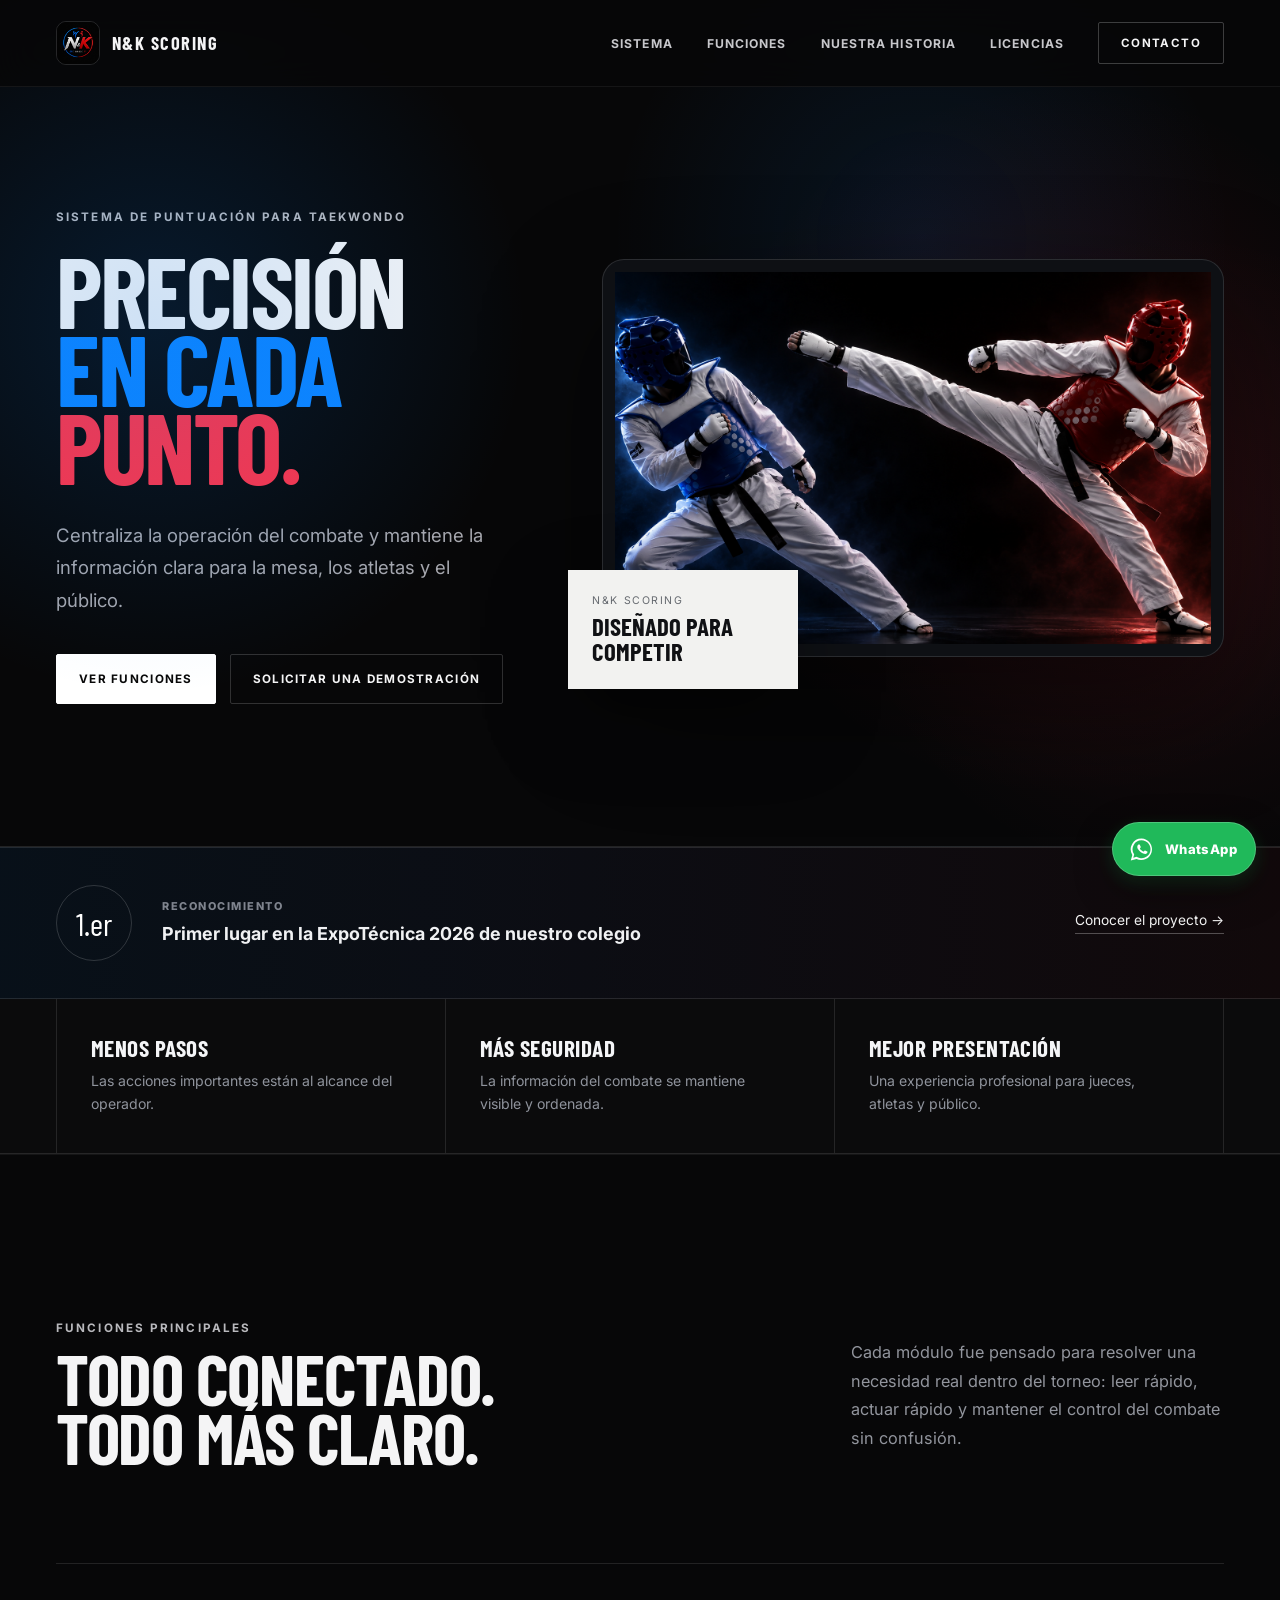
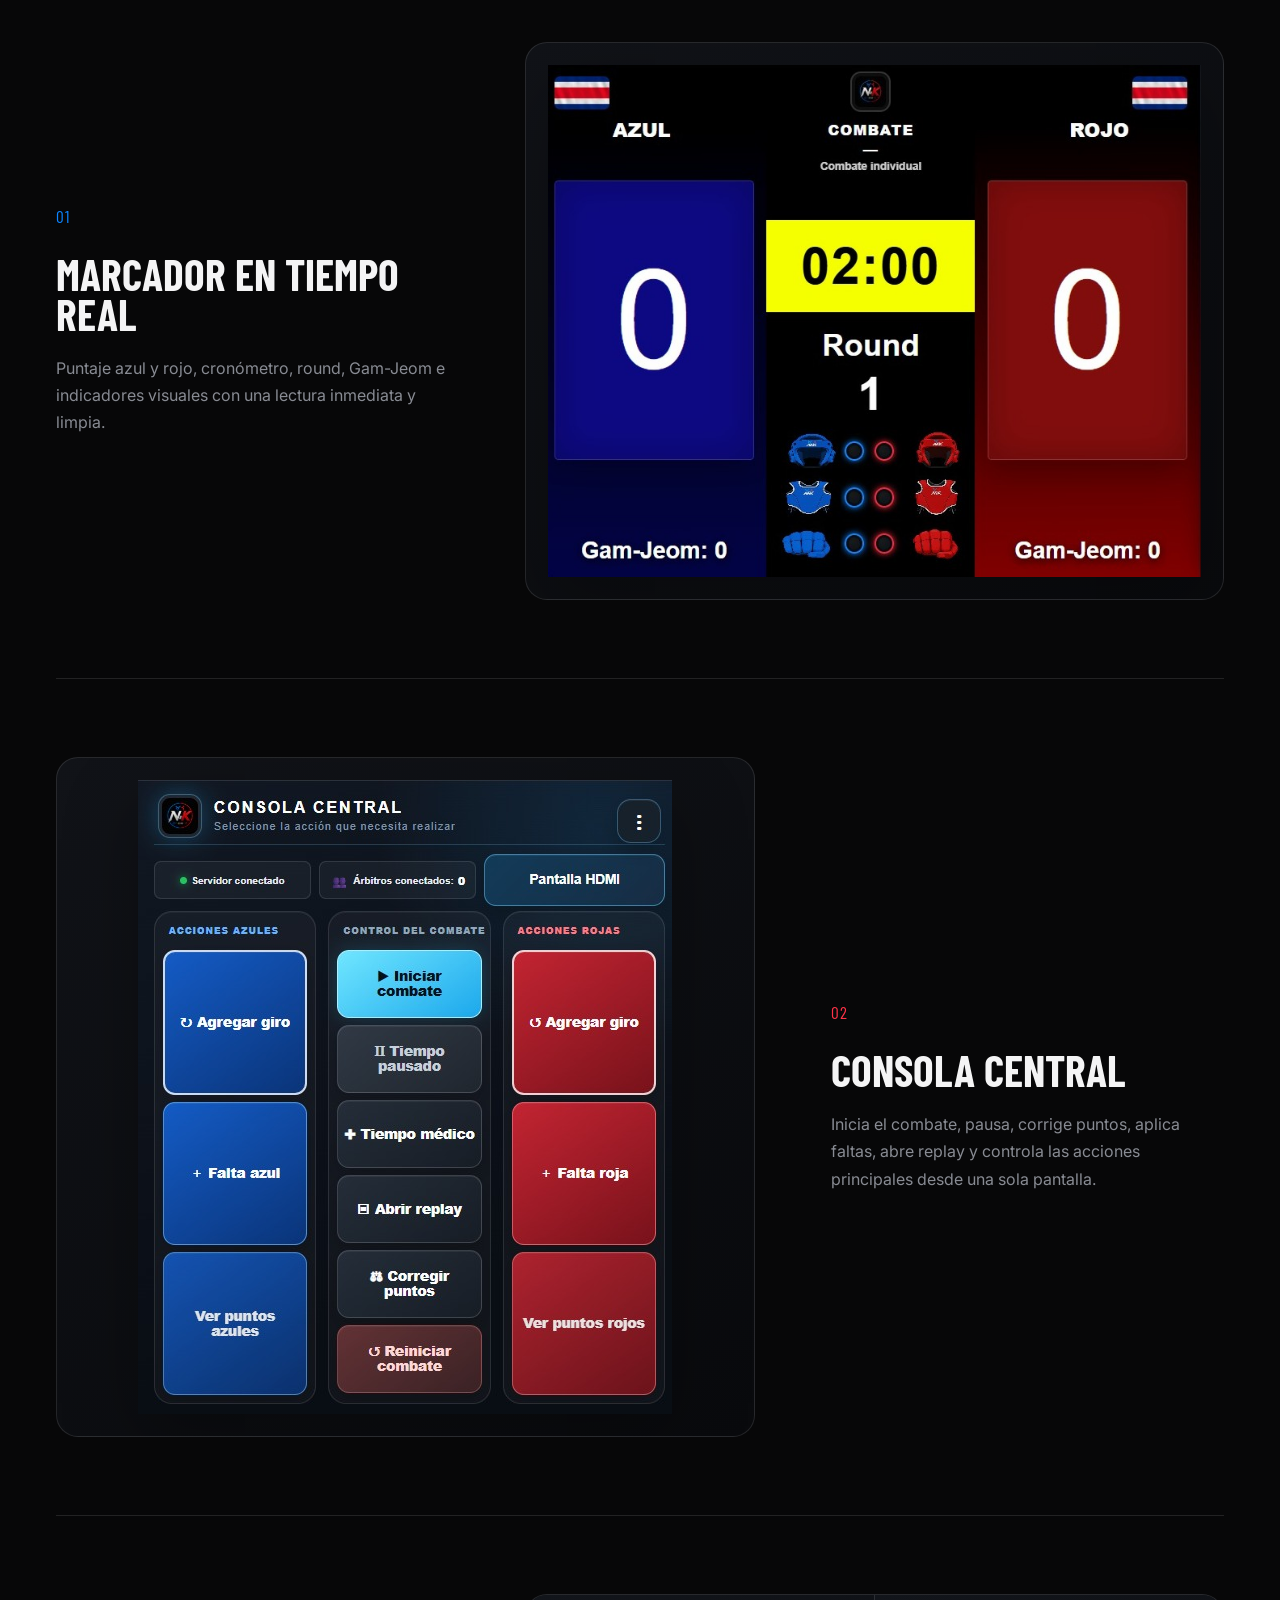
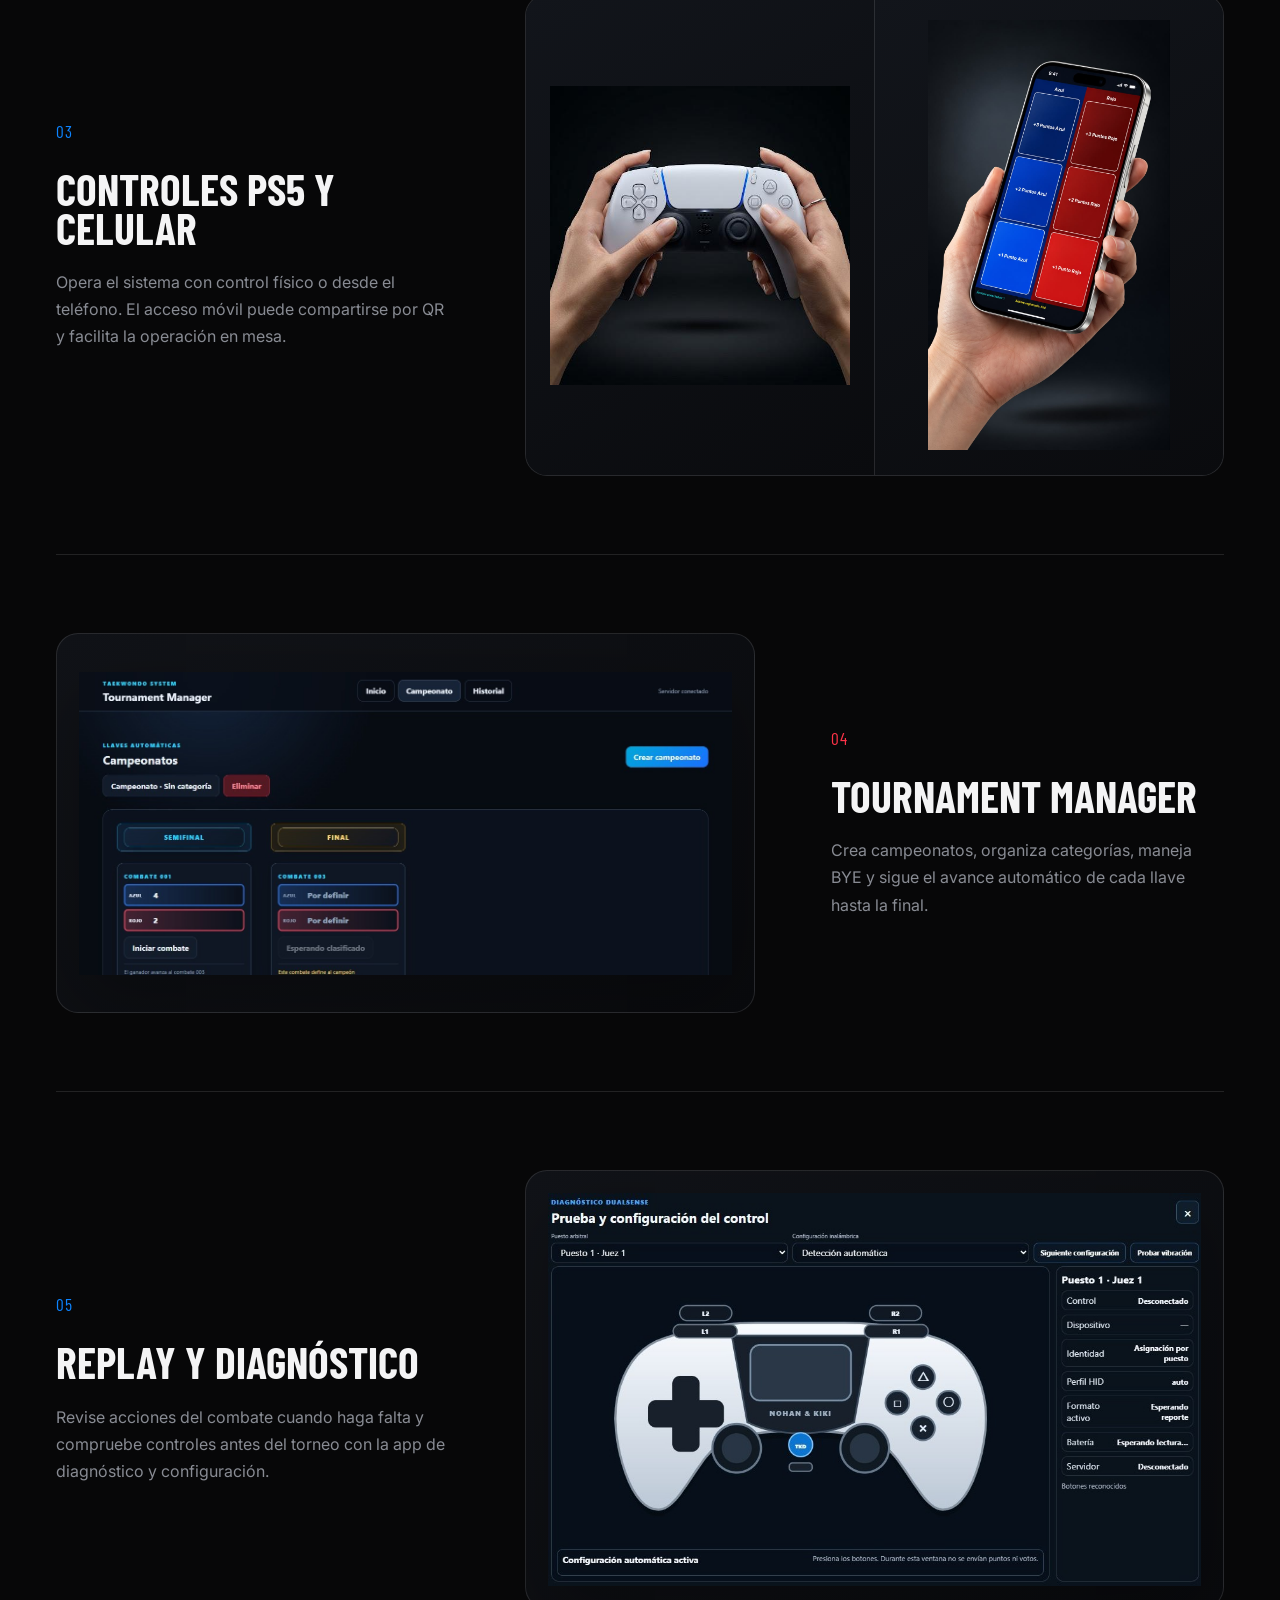
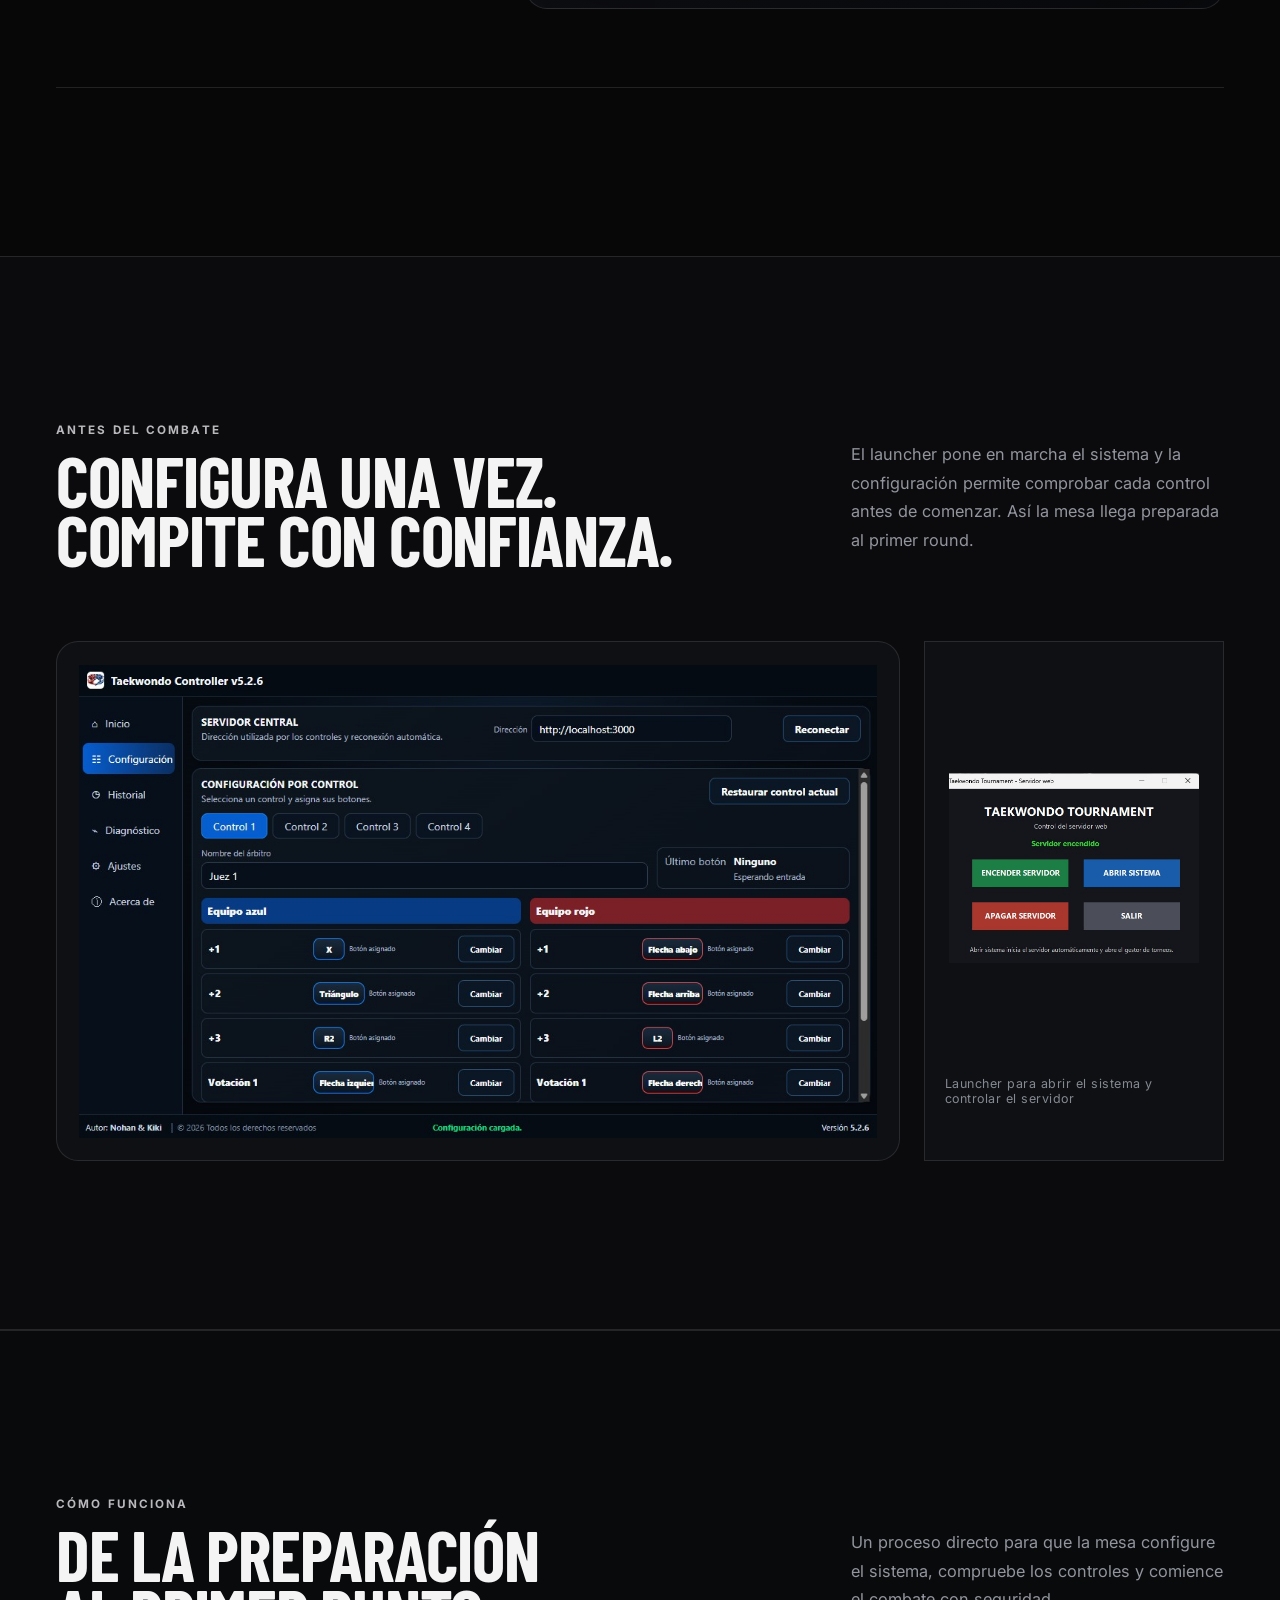
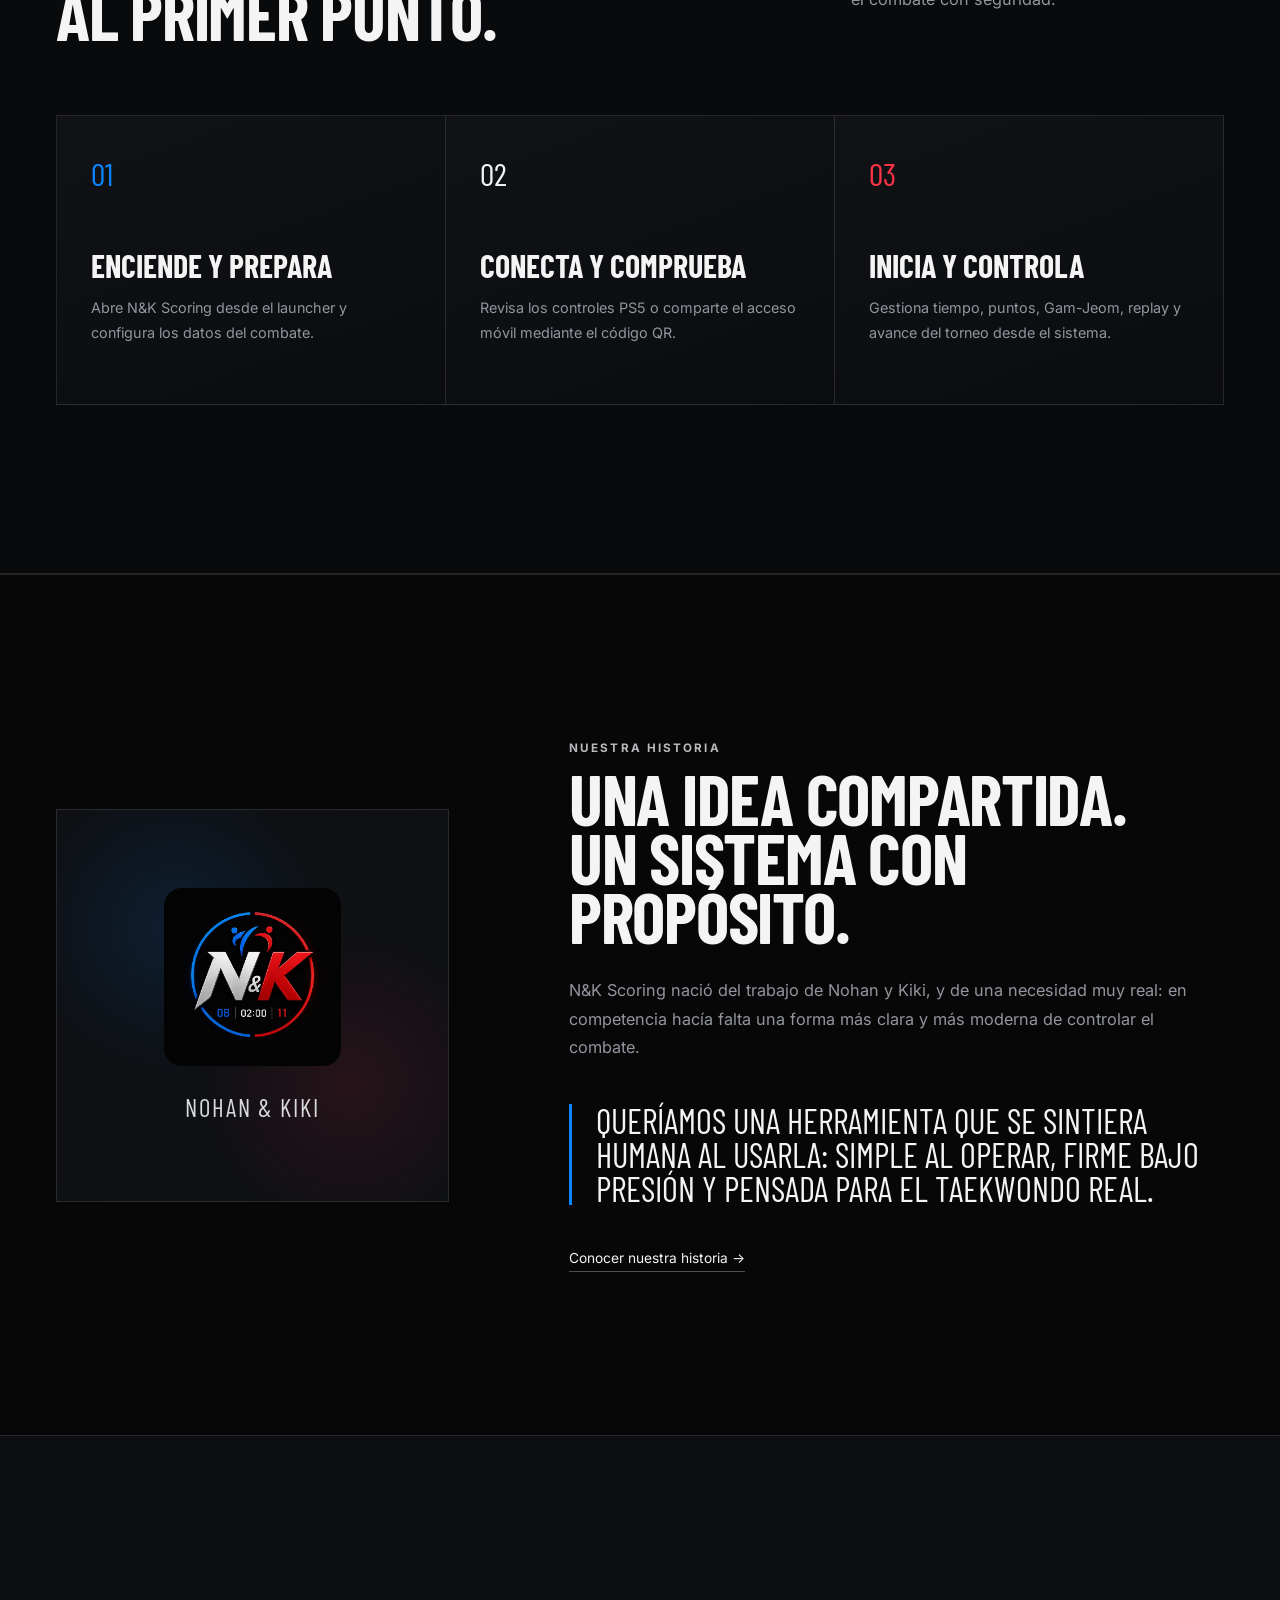
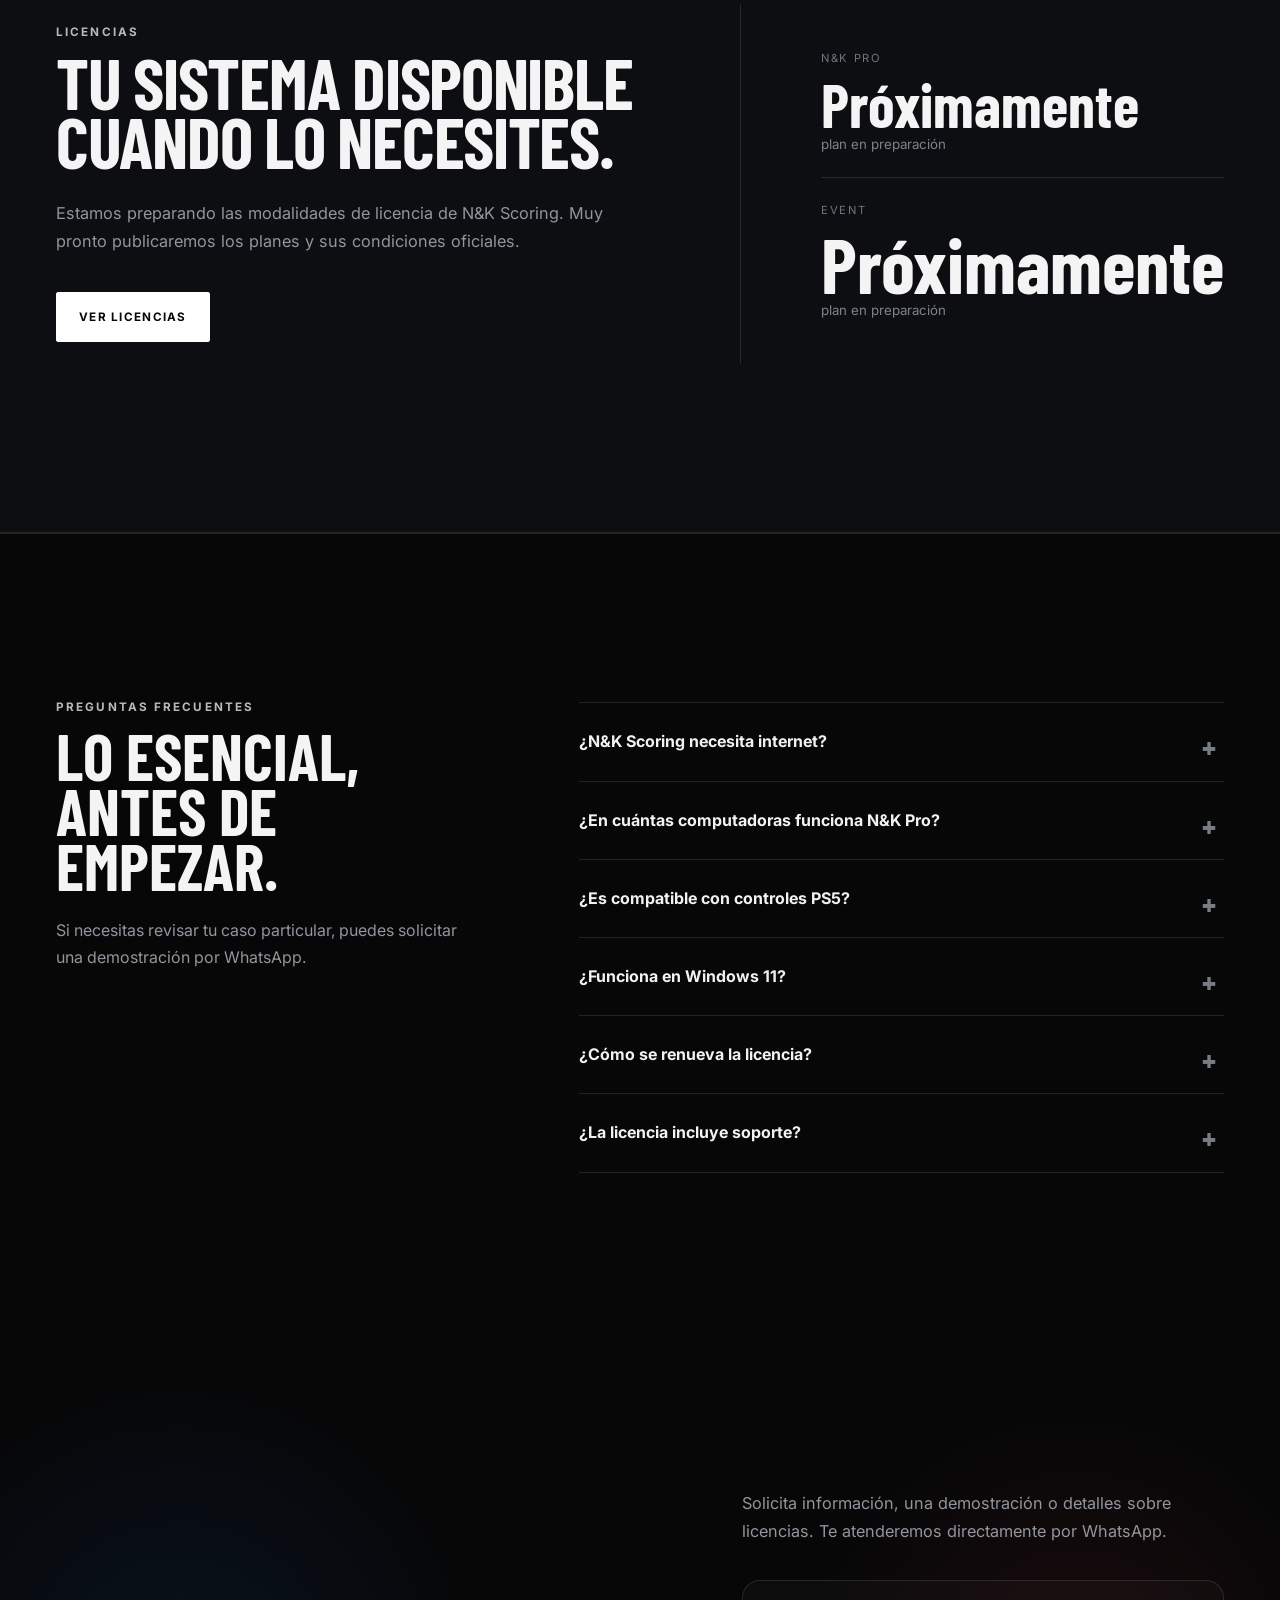
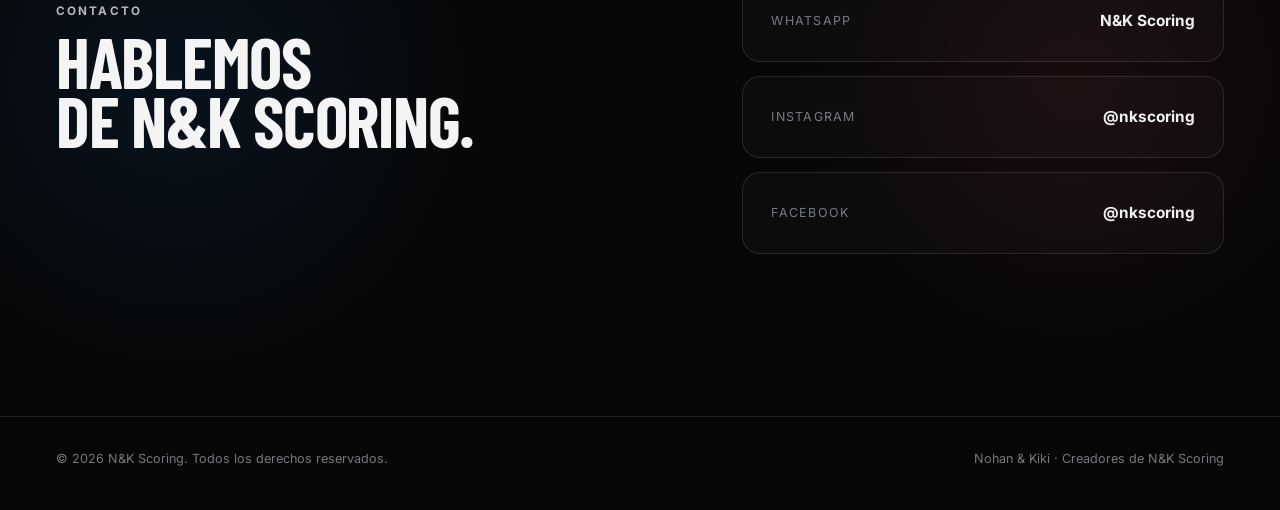
<file: index.html>
<!doctype html>
<html lang="es">
<head>
  <meta charset="utf-8"/>
  <meta name="viewport" content="width=device-width,initial-scale=1,viewport-fit=cover"/>
  <title>N&K Scoring | Sistema de puntuación para Taekwondo</title>
  <meta name="description" content="N&K Scoring es un sistema de puntuación y gestión para taekwondo competitivo con marcador, replay, controles, HDMI y gestión de torneos."/>
  
  <meta name="robots" content="index,follow,max-image-preview:large,max-snippet:-1,max-video-preview:-1"/>
  <meta name="googlebot" content="index,follow,max-image-preview:large,max-snippet:-1,max-video-preview:-1"/>
  <meta name="author" content="N&K Scoring"/>
  <meta name="application-name" content="N&K Scoring"/>
  <meta name="theme-color" content="#08090b"/>
  <link rel="icon" href="/favicon.ico" sizes="any"/>
  <link rel="icon" type="image/png" sizes="48x48" href="https://nkscoring.com/favicon-48.png"/>
  <link rel="apple-touch-icon" sizes="180x180" href="/apple-touch-icon.png"/>
  <link rel="manifest" href="/site.webmanifest"/>

  <link rel="canonical" href="https://nkscoring.com/"/>

  <meta property="og:type" content="website"/>
  <meta property="og:locale" content="es_CR"/>
  <meta property="og:site_name" content="N&K Scoring"/>
  <meta property="og:title" content="N&K Scoring — Precisión en cada punto"/>
  <meta property="og:description" content="Sistema de puntuación y gestión para taekwondo competitivo."/>
  <meta property="og:url" content="https://nkscoring.com/"/>
  <meta property="og:image" content="https://nkscoring.com/icon-512.png"/>
  <meta property="og:image:width" content="512"/>
  <meta property="og:image:height" content="512"/>
  <meta property="og:image:alt" content="Logo de N&K Scoring"/>
  <meta name="twitter:card" content="summary"/>
  <meta name="twitter:title" content="N&K Scoring — Precisión en cada punto"/>
  <meta name="twitter:description" content="Sistema de puntuación y gestión para taekwondo competitivo."/>
  <meta name="twitter:image" content="https://nkscoring.com/icon-512.png"/>

  <script type="application/ld+json">
{
  "@context": "https://schema.org",
  "@graph": [
    {
      "@type": "Organization",
      "@id": "https://nkscoring.com/#organization",
      "name": "N&K Scoring",
      "url": "https://nkscoring.com/",
      "logo": {
        "@type": "ImageObject",
        "url": "https://nkscoring.com/icon-512.png",
        "width": 512,
        "height": 512
      },
      "sameAs": [
        "https://www.instagram.com/nkscoring/",
        "https://www.facebook.com/nkscoring/"
      ]
    },
    {
      "@type": "WebSite",
      "@id": "https://nkscoring.com/#website",
      "url": "https://nkscoring.com/",
      "name": "N&K Scoring",
      "inLanguage": "es-CR",
      "publisher": {
        "@id": "https://nkscoring.com/#organization"
      }
    },
    {
      "@type": "WebPage",
      "@id": "https://nkscoring.com/#webpage",
      "url": "https://nkscoring.com/",
      "name": "N&K Scoring | Sistema de puntuación para Taekwondo",
      "isPartOf": {
        "@id": "https://nkscoring.com/#website"
      },
      "about": {
        "@id": "https://nkscoring.com/#organization"
      },
      "inLanguage": "es-CR"
    }
  ]
}
  </script>
  <link rel="stylesheet" href="styles.css"/>
</head>
<body>
<header class="header">
  <div class="container nav">
    <a class="brand" href="index.html">
      <img src="assets/logo.jpeg" alt="Logo N&K Scoring">
      <span>N&K Scoring</span>
    </a>
    <nav class="nav-links">
      <a href="#sistema">Sistema</a>
      <a href="#funciones">Funciones</a>
      <a href="nosotros.html">Nuestra historia</a>
      <a href="licencias.html">Licencias</a>
      <a class="nav-cta" href="#contacto">Contacto</a>
    </nav>
    <button class="menu-btn" aria-label="Abrir menú">☰</button>
  </div>
</header>

<main>
  <section class="hero hero-v9">
    <div class="container hero-grid-v9">
      <div class="hero-copy-v9">
        <div class="eyebrow">Sistema de puntuación para taekwondo</div>
        <h1 class="display-v9">
          Precisión
          <span class="blue-line">en cada</span>
          <span class="red-line">punto.</span>
        </h1>
        <p class="hero-summary">
          Centraliza la operación del combate y mantiene la información clara para la mesa, los atletas y el público.
        </p>
        <div class="hero-actions">
          <a class="btn primary" href="#funciones">Ver funciones</a>
          <a class="btn quiet" href="https://wa.me/50663855146?text=Hola%2C%20quiero%20solicitar%20una%20demostraci%C3%B3n%20de%20N%26K%20Scoring." target="_blank" rel="noopener">Solicitar una demostración</a>
        </div>
      </div>

      <div class="hero-media-v9">
        <div class="hero-frame">
          <img src="assets/site/hero-taekwondo.png" alt="Competidores de taekwondo en azul y rojo">
        </div>
        <div class="hero-caption">
          <span>N&amp;K Scoring</span>
          <strong>Diseñado para competir</strong>
        </div>
      </div>
    </div>
  </section>

  <section class="home-proof-v21" aria-label="Reconocimiento de N&K Scoring">
    <div class="container home-proof-shell-v21">
      <div class="home-proof-mark-v21">1.er</div>
      <div class="home-proof-copy-v21">
        <span>Reconocimiento</span>
        <strong>Primer lugar en la ExpoTécnica 2026 de nuestro colegio</strong>
      </div>
      <a class="text-link" href="nosotros.html">Conocer el proyecto →</a>
    </div>
  </section>

  <section class="intro-strip">
    <div class="container benefits-strip-v20">
      <div class="benefit-v20">
        <strong>Menos pasos</strong>
        <span>Las acciones importantes están al alcance del operador.</span>
      </div>
      <div class="benefit-v20">
        <strong>Más seguridad</strong>
        <span>La información del combate se mantiene visible y ordenada.</span>
      </div>
      <div class="benefit-v20">
        <strong>Mejor presentación</strong>
        <span>Una experiencia profesional para jueces, atletas y público.</span>
      </div>
    </div>
  </section>

  <section id="funciones" class="section section-v9">
    <div class="container">
      <div class="section-intro-v9">
        <div>
          <div class="eyebrow">Funciones principales</div>
          <h2>Todo conectado.<br>Todo más claro.</h2>
        </div>
        <p>
          Cada módulo fue pensado para resolver una necesidad real dentro del torneo: leer rápido, actuar rápido y mantener el control del combate sin confusión.
        </p>
      </div>

      <div class="feature-list-v9">
        <article class="feature-row-v9">
          <div class="feature-copy-v9">
            <span class="feature-index">01</span>
            <h3>Marcador en tiempo real</h3>
            <p>Puntaje azul y rojo, cronómetro, round, Gam-Jeom e indicadores visuales con una lectura inmediata y limpia.</p>
          </div>
          <div class="feature-media-v9 ui-media">
            <img class="ui-shot" src="assets/site/scoreboard.jpg" alt="Marcador principal de N&K Scoring">
          </div>
        </article>

        <article class="feature-row-v9 reverse">
          <div class="feature-copy-v9">
            <span class="feature-index red-number">02</span>
            <h3>Consola central</h3>
            <p>Inicia el combate, pausa, corrige puntos, aplica faltas, abre replay y controla las acciones principales desde una sola pantalla.</p>
          </div>
          <div class="feature-media-v9 ui-media portrait-media">
            <img class="ui-shot portrait-shot" src="assets/site/console.jpg" alt="Consola central del sistema">
          </div>
        </article>

        <article class="feature-row-v9">
          <div class="feature-copy-v9">
            <span class="feature-index">03</span>
            <h3>Controles PS5 y celular</h3>
            <p>Opera el sistema con control físico o desde el teléfono. El acceso móvil puede compartirse por QR y facilita la operación en mesa.</p>
          </div>
          <div class="feature-dual-media device-media">
            <div class="device-panel"><img src="assets/site/ps5.jpg" alt="Control PS5 para N&K Scoring"></div>
            <div class="device-panel"><img src="assets/site/mobile.jpg" alt="Control desde celular para N&K Scoring"></div>
          </div>
        </article>

        <article class="feature-row-v9 reverse">
          <div class="feature-copy-v9">
            <span class="feature-index red-number">04</span>
            <h3>Tournament Manager</h3>
            <p>Crea campeonatos, organiza categorías, maneja BYE y sigue el avance automático de cada llave hasta la final.</p>
          </div>
          <div class="feature-media-v9 ui-media">
            <img class="ui-shot" src="assets/site/bracket.jpg" alt="Gestión de llaves en Tournament Manager">
          </div>
        </article>

        <article class="feature-row-v9">
          <div class="feature-copy-v9">
            <span class="feature-index">05</span>
            <h3>Replay y diagnóstico</h3>
            <p>Revise acciones del combate cuando haga falta y compruebe controles antes del torneo con la app de diagnóstico y configuración.</p>
          </div>
          <div class="feature-media-v9 ui-media">
            <img class="ui-shot" src="assets/site/diagnostics.jpg" alt="App de diagnóstico de controles">
          </div>
        </article>
      </div>
    </div>
  </section>

  <section id="sistema" class="section section-v9 system-stage">
    <div class="container">
      <div class="section-intro-v9 compact">
        <div>
          <div class="eyebrow">Antes del combate</div>
          <h2>Configura una vez.<br>Compite con confianza.</h2>
        </div>
        <p>El launcher pone en marcha el sistema y la configuración permite comprobar cada control antes de comenzar. Así la mesa llega preparada al primer round.</p>
      </div>

      <div class="system-gallery-v9 system-gallery-clean">
        <div class="system-main-v9 ui-system-main">
          <img src="assets/site/config-controls.jpg" alt="Configuración de botones por control">
        </div>
        <div class="system-side-v9 system-side-single">
          <figure>
            <img src="assets/site/launcher.jpg" alt="Launcher para encender y apagar el servidor">
            <figcaption>Launcher para abrir el sistema y controlar el servidor</figcaption>
          </figure>
        </div>
      </div>
    </div>
  </section>

  <section id="como-funciona" class="section section-v9 how-v21">
    <div class="container">
      <div class="section-intro-v9 compact">
        <div>
          <div class="eyebrow">Cómo funciona</div>
          <h2>De la preparación<br>al primer punto.</h2>
        </div>
        <p>Un proceso directo para que la mesa configure el sistema, compruebe los controles y comience el combate con seguridad.</p>
      </div>

      <div class="how-grid-v21">
        <article class="how-step-v21">
          <span>01</span>
          <h3>Enciende y prepara</h3>
          <p>Abre N&amp;K Scoring desde el launcher y configura los datos del combate.</p>
        </article>
        <article class="how-step-v21">
          <span>02</span>
          <h3>Conecta y comprueba</h3>
          <p>Revisa los controles PS5 o comparte el acceso móvil mediante el código QR.</p>
        </article>
        <article class="how-step-v21">
          <span>03</span>
          <h3>Inicia y controla</h3>
          <p>Gestiona tiempo, puntos, Gam-Jeom, replay y avance del torneo desde el sistema.</p>
        </article>
      </div>
    </div>
  </section>

  <section class="section section-v9 story-v9">
    <div class="container story-v9-grid">
      <div class="story-v9-visual story-logo-card">
        <img src="assets/logo.jpeg" alt="Logo N&K Scoring">
        <span>Nohan &amp; Kiki</span>
      </div>
      <div class="story-v9-copy">
        <div class="eyebrow">Nuestra historia</div>
        <h2>Una idea compartida.<br>Un sistema con propósito.</h2>
        <p>N&amp;K Scoring nació del trabajo de Nohan y Kiki, y de una necesidad muy real: en competencia hacía falta una forma más clara y más moderna de controlar el combate.</p>
        <blockquote>Queríamos una herramienta que se sintiera humana al usarla: simple al operar, firme bajo presión y pensada para el taekwondo real.</blockquote>
        <a class="text-link" href="nosotros.html">Conocer nuestra historia →</a>
      </div>
    </div>
  </section>

  <section class="section section-v9 license-v9">
    <div class="container license-v9-shell">
      <div>
        <div class="eyebrow">Licencias</div>
        <h2>Tu sistema disponible cuando lo necesites.</h2>
        <p>Estamos preparando las modalidades de licencia de N&amp;K Scoring. Muy pronto publicaremos los planes y sus condiciones oficiales.</p>
        <a class="btn primary" href="licencias.html">Ver licencias</a>
      </div>
      <div class="license-price-v9 license-price-stack-v16">
        <div class="license-coming-v28"><span>N&amp;K Pro</span><strong>Próximamente</strong><small>plan en preparación</small></div>
        <div><span>Event</span><strong>Próximamente</strong><small>plan en preparación</small></div>
      </div>
    </div>
  </section>

  <section class="section section-v9 faq-v21">
    <div class="container faq-grid-v21">
      <div class="faq-heading-v21">
        <div class="eyebrow">Preguntas frecuentes</div>
        <h2>Lo esencial,<br>antes de empezar.</h2>
        <p>Si necesitas revisar tu caso particular, puedes solicitar una demostración por WhatsApp.</p>
      </div>
      <div class="faq-list-v21">
        <details>
          <summary>¿N&K Scoring necesita internet?</summary>
          <p>Solo necesita internet para activar o validar la licencia. No requiere una conexión permanente durante el uso normal del sistema.</p>
        </details>
        <details>
          <summary>¿En cuántas computadoras funciona N&K Pro?</summary>
          <p>La licencia N&K Pro permite utilizar el sistema en una computadora.</p>
        </details>
        <details>
          <summary>¿Es compatible con controles PS5?</summary>
          <p>Sí. El sistema permite utilizar controles PS5 y también ofrece control desde celular mediante acceso por QR.</p>
        </details>
        <details>
          <summary>¿Funciona en Windows 11?</summary>
          <p>Sí. N&K Scoring está preparado para utilizarse en computadoras con Windows 11.</p>
        </details>
        <details>
          <summary>¿Cómo se renueva la licencia?</summary>
          <p>La renovación se solicita directamente a N&K Scoring. Puedes contactarnos por WhatsApp para continuar utilizando el sistema.</p>
        </details>
        <details>
          <summary>¿La licencia incluye soporte?</summary>
          <p>Sí. N&K Pro incluye soporte directo por WhatsApp durante el periodo contratado.</p>
        </details>
      </div>
    </div>
  </section>

  <section id="contacto" class="contact-v9">
    <div class="container contact-v9-grid">
      <div>
        <div class="eyebrow">Contacto</div>
        <h2>Hablemos<br>de N&amp;K Scoring.</h2>
      </div>
      <div class="contact-v9-actions">
        <p>Solicita información, una demostración o detalles sobre licencias. Te atenderemos directamente por WhatsApp.</p>
        <a class="contact-link-v9 contact-whatsapp-v20" href="https://wa.me/50663855146?text=Hola%2C%20quiero%20informaci%C3%B3n%20sobre%20N%26K%20Scoring." target="_blank" rel="noopener">
          <span>WhatsApp</span><strong>N&amp;K Scoring</strong>
        </a>
        <a class="contact-link-v9" href="https://www.instagram.com/nkscoring/" target="_blank" rel="noopener">
          <span>Instagram</span><strong>@nkscoring</strong>
        </a>
        <a class="contact-link-v9" href="https://www.facebook.com/nkscoring/" target="_blank" rel="noopener">
          <span>Facebook</span><strong>@nkscoring</strong>
        </a>
      </div>
    </div>
  </section>
</main>

<footer class="footer footer-v9">
  <div class="container footer-row footer-row-signature">
    <div>© 2026 N&amp;K Scoring. Todos los derechos reservados.</div>
    <div>Nohan &amp; Kiki · Creadores de N&amp;K Scoring</div>
  </div>
</footer>

<a class="whatsapp-float-v20" href="https://wa.me/50663855146?text=Hola%2C%20quiero%20informaci%C3%B3n%20sobre%20N%26K%20Scoring." target="_blank" rel="noopener" aria-label="Contactar a N&amp;K Scoring por WhatsApp">
  <svg viewBox="0 0 32 32" aria-hidden="true"><path fill="currentColor" d="M16.04 3A12.78 12.78 0 0 0 5.12 22.42L3.3 29l6.73-1.77A12.77 12.77 0 1 0 16.04 3Zm0 2.15a10.62 10.62 0 1 1-5.42 19.75l-.38-.23-3.99 1.05 1.07-3.88-.25-.4a10.62 10.62 0 0 1 8.97-16.29Zm-3.2 4.94c-.2 0-.52.07-.79.36-.27.3-1.04 1.02-1.04 2.48 0 1.46 1.07 2.88 1.21 3.08.15.19 2.1 3.2 5.08 4.49.7.3 1.26.49 1.69.63.71.23 1.35.2 1.86.12.57-.08 1.75-.72 2-1.41.24-.7.24-1.3.17-1.42-.07-.12-.27-.2-.56-.34-.3-.15-1.75-.86-2.02-.96-.27-.1-.46-.15-.66.15-.2.29-.76.95-.93 1.15-.17.2-.34.22-.63.07-.3-.15-1.25-.46-2.38-1.47a8.94 8.94 0 0 1-1.65-2.05c-.17-.29-.02-.45.13-.59.13-.13.29-.34.44-.51.15-.17.2-.3.3-.49.09-.2.04-.37-.03-.51-.07-.15-.66-1.6-.9-2.18-.24-.58-.49-.5-.66-.51h-.57Z"/></svg>
  <span>WhatsApp</span>
</a>

<script src="script.js"></script>
</body>
</html>
</file>
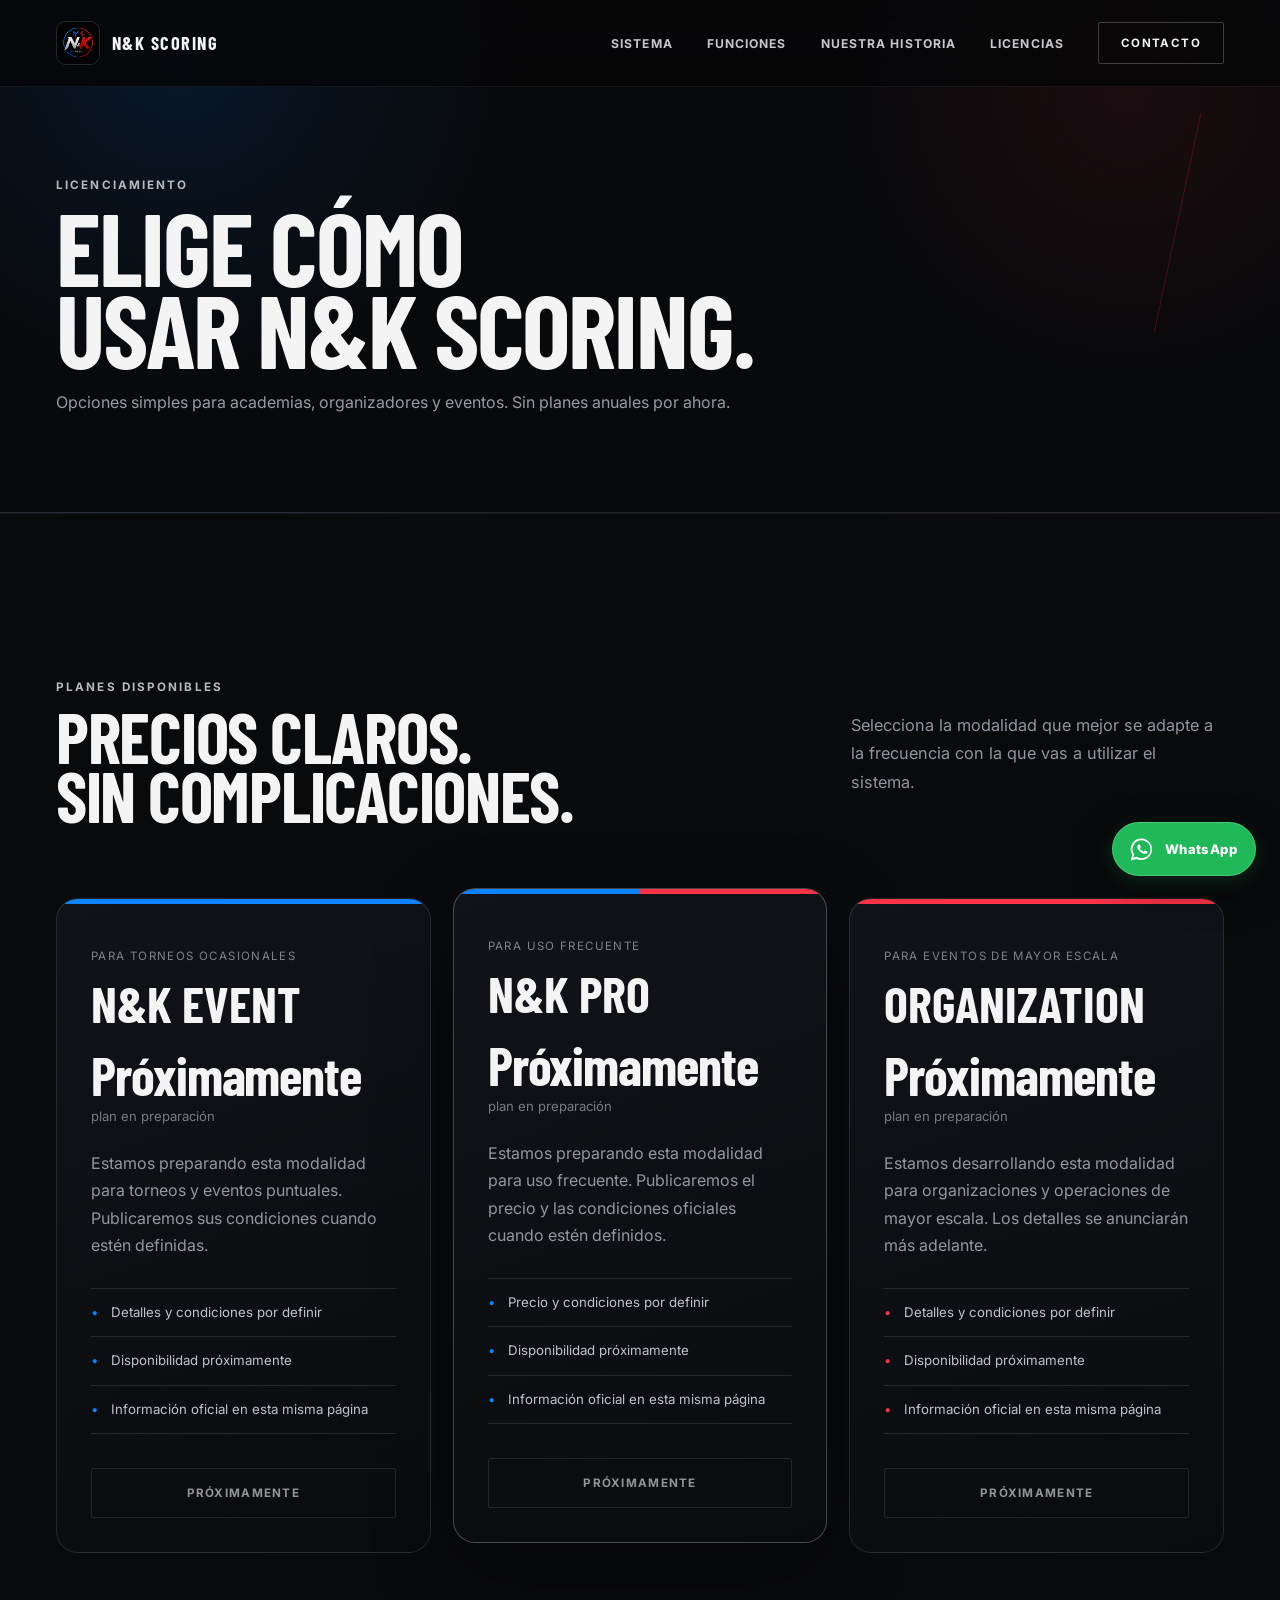
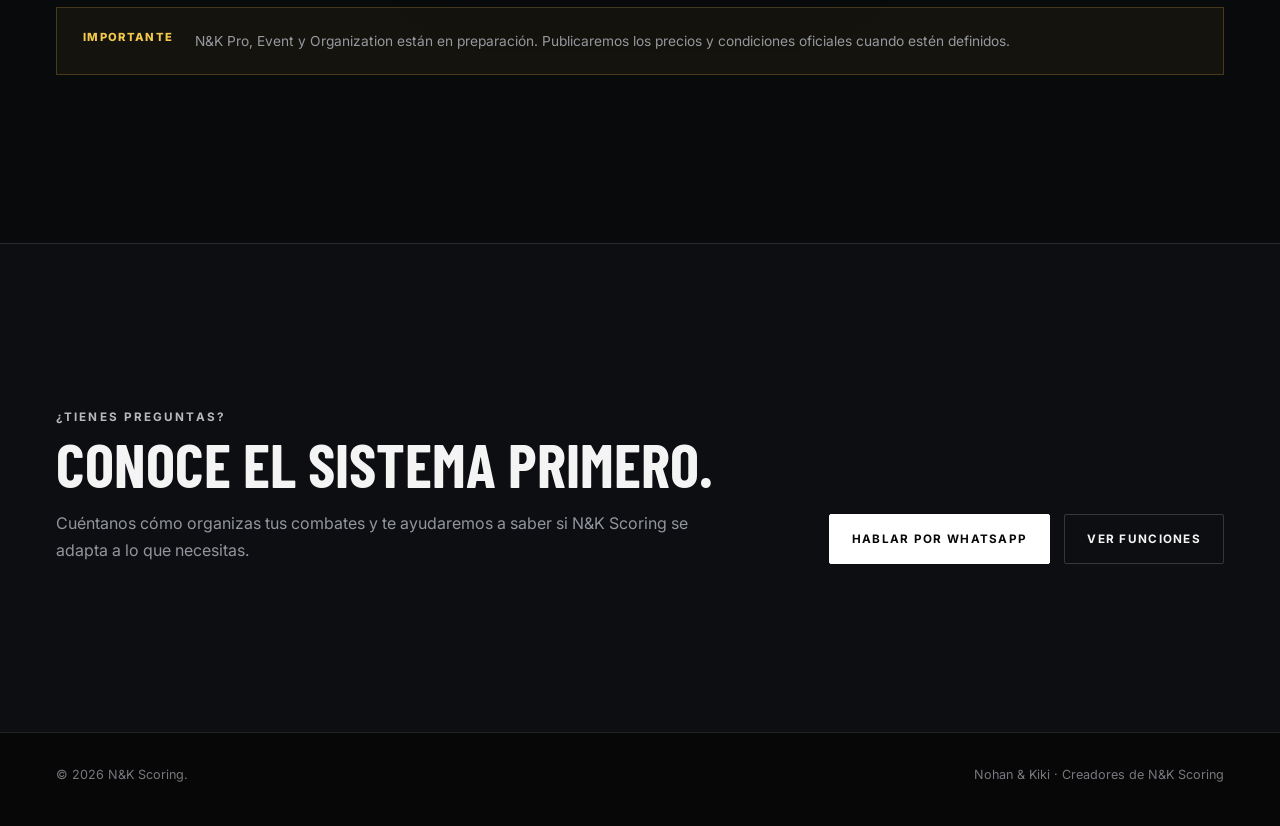
<file: licencias.html>
<!doctype html>
<html lang="es">
<head>
  <meta charset="utf-8"/>
  <meta name="viewport" content="width=device-width,initial-scale=1,viewport-fit=cover"/>
  <title>Licencias N&K Scoring | Plan Pro para Taekwondo</title>
  <meta name="description" content="Consulta las modalidades de licencia de N&K Scoring. Los planes se encuentran en preparación y sus condiciones oficiales se publicarán próximamente."/>
  
  <meta name="robots" content="index,follow,max-image-preview:large,max-snippet:-1,max-video-preview:-1"/>
  <meta name="googlebot" content="index,follow,max-image-preview:large,max-snippet:-1,max-video-preview:-1"/>
  <meta name="author" content="N&K Scoring"/>
  <meta name="application-name" content="N&K Scoring"/>
  <meta name="theme-color" content="#08090b"/>
  <link rel="icon" href="/favicon.ico" sizes="any"/>
  <link rel="icon" type="image/png" sizes="48x48" href="https://nkscoring.com/favicon-48.png"/>
  <link rel="apple-touch-icon" sizes="180x180" href="/apple-touch-icon.png"/>
  <link rel="manifest" href="/site.webmanifest"/>

  <link rel="canonical" href="https://nkscoring.com/licencias.html"/>

  <meta property="og:type" content="website"/>
  <meta property="og:locale" content="es_CR"/>
  <meta property="og:site_name" content="N&K Scoring"/>
  <meta property="og:title" content="Licencias N&K Scoring"/>
  <meta property="og:description" content="Conoce las modalidades de licencia de N&K Scoring y consulta sus próximas condiciones oficiales."/>
  <meta property="og:url" content="https://nkscoring.com/licencias.html"/>
  <meta property="og:image" content="https://nkscoring.com/icon-512.png"/>
  <meta property="og:image:width" content="512"/>
  <meta property="og:image:height" content="512"/>
  <meta property="og:image:alt" content="Logo de N&K Scoring"/>
  <meta name="twitter:card" content="summary"/>
  <meta name="twitter:title" content="Licencias N&K Scoring"/>
  <meta name="twitter:description" content="Conoce las modalidades de licencia de N&K Scoring y consulta sus próximas condiciones oficiales."/>
  <meta name="twitter:image" content="https://nkscoring.com/icon-512.png"/>

  <script type="application/ld+json">
{
  "@context": "https://schema.org",
  "@type": "WebPage",
  "name": "Licencias N&K Scoring",
  "url": "https://nkscoring.com/licencias.html",
  "isPartOf": {
    "@type": "WebSite",
    "name": "N&K Scoring",
    "url": "https://nkscoring.com/"
  },
  "inLanguage": "es-CR"
}
  </script>
  <link rel="stylesheet" href="styles.css"/>
</head>
<body>
<header class="header">
  <div class="container nav">
    <a class="brand" href="index.html"><img src="assets/logo.jpeg" alt="Logo N&K Scoring"><span>N&K Scoring</span></a>
    <nav class="nav-links">
      <a href="index.html#sistema">Sistema</a>
      <a href="index.html#funciones">Funciones</a>
      <a href="nosotros.html">Nuestra historia</a>
      <a href="licencias.html">Licencias</a>
      <a class="nav-cta" href="index.html#contacto">Contacto</a>
    </nav>
    <button class="menu-btn" aria-label="Abrir menú">☰</button>
  </div>
</header>

<main>
  <section class="page-hero page-hero-v9 license-hero-v16">
    <div class="container">
      <div class="eyebrow">Licenciamiento</div>
      <h1>Elige cómo<br>usar N&amp;K Scoring.</h1>
      <p class="lead">Opciones simples para academias, organizadores y eventos. Sin planes anuales por ahora.</p>
    </div>
  </section>

  <section class="section section-v9 license-plans-section">
    <div class="container">
      <div class="section-intro-v9 compact">
        <div>
          <div class="eyebrow">Planes disponibles</div>
          <h2>Precios claros.<br>Sin complicaciones.</h2>
        </div>
        <p>Selecciona la modalidad que mejor se adapte a la frecuencia con la que vas a utilizar el sistema.</p>
      </div>

      <div class="pricing-grid-v16">
        <article class="pricing-card-v16 event-card">
          <div class="pricing-topline blue"></div>
          <div class="pricing-kicker">Para torneos ocasionales</div>
          <h3>N&amp;K Event</h3>
          <div class="pricing-value pricing-quote"><strong>Próximamente</strong></div>
          <div class="pricing-unit">plan en preparación</div>
          <p>Estamos preparando esta modalidad para torneos y eventos puntuales. Publicaremos sus condiciones cuando estén definidas.</p>
          <ul>
            <li>Detalles y condiciones por definir</li>
            <li>Disponibilidad próximamente</li>
            <li>Información oficial en esta misma página</li>
          </ul>
          <span class="btn quiet pricing-btn pricing-disabled-v19">Próximamente</span>
        </article>

        <article class="pricing-card-v16 pro-card featured-plan-v16">
          <div class="pricing-topline split"></div>
          <div class="pricing-kicker">Para uso frecuente</div>
          <h3>N&amp;K Pro</h3>
          <div class="pricing-value pricing-quote"><strong>Próximamente</strong></div>
          <div class="pricing-unit">plan en preparación</div>
          <p>Estamos preparando esta modalidad para uso frecuente. Publicaremos el precio y las condiciones oficiales cuando estén definidos.</p>
          <ul>
            <li>Precio y condiciones por definir</li>
            <li>Disponibilidad próximamente</li>
            <li>Información oficial en esta misma página</li>
          </ul>
          <span class="btn quiet pricing-btn pricing-disabled-v19">Próximamente</span>
        </article>

        <article class="pricing-card-v16 organization-card">
          <div class="pricing-topline red"></div>
          <div class="pricing-kicker">Para eventos de mayor escala</div>
          <h3>Organization</h3>
          <div class="pricing-value pricing-quote"><strong>Próximamente</strong></div>
          <div class="pricing-unit">plan en preparación</div>
          <p>Estamos desarrollando esta modalidad para organizaciones y operaciones de mayor escala. Los detalles se anunciarán más adelante.</p>
          <ul>
            <li>Detalles y condiciones por definir</li>
            <li>Disponibilidad próximamente</li>
            <li>Información oficial en esta misma página</li>
          </ul>
          <span class="btn quiet pricing-btn pricing-disabled-v19">Próximamente</span>
        </article>
      </div>

      <div class="pricing-note-v16">
        <span>Importante</span>
        <p>N&K Pro, Event y Organization están en preparación. Publicaremos los precios y condiciones oficiales cuando estén definidos.</p>
      </div>
    </div>
  </section>

  <section class="section section-v9 license-support-v16">
    <div class="container license-support-grid-v16">
      <div>
        <div class="eyebrow">¿Tienes preguntas?</div>
        <h2>Conoce el sistema primero.</h2>
        <p>Cuéntanos cómo organizas tus combates y te ayudaremos a saber si N&amp;K Scoring se adapta a lo que necesitas.</p>
      </div>
      <div class="support-actions-v20">
        <a class="btn primary" href="https://wa.me/50663855146?text=Hola%2C%20quiero%20conocer%20m%C3%A1s%20sobre%20N%26K%20Scoring%20antes%20de%20elegir%20una%20licencia." target="_blank" rel="noopener">Hablar por WhatsApp</a>
        <a class="btn quiet" href="index.html#funciones">Ver funciones</a>
      </div>
    </div>
  </section>
</main>

<footer class="footer footer-v9">
  <div class="container footer-row footer-row-signature">
    <div>© 2026 N&amp;K Scoring.</div>
    <div>Nohan &amp; Kiki · Creadores de N&amp;K Scoring</div>
  </div>
</footer>
<a class="whatsapp-float-v20" href="https://wa.me/50663855146?text=Hola%2C%20quiero%20informaci%C3%B3n%20sobre%20N%26K%20Scoring." target="_blank" rel="noopener" aria-label="Contactar a N&amp;K Scoring por WhatsApp">
  <svg viewBox="0 0 32 32" aria-hidden="true"><path fill="currentColor" d="M16.04 3A12.78 12.78 0 0 0 5.12 22.42L3.3 29l6.73-1.77A12.77 12.77 0 1 0 16.04 3Zm0 2.15a10.62 10.62 0 1 1-5.42 19.75l-.38-.23-3.99 1.05 1.07-3.88-.25-.4a10.62 10.62 0 0 1 8.97-16.29Zm-3.2 4.94c-.2 0-.52.07-.79.36-.27.3-1.04 1.02-1.04 2.48 0 1.46 1.07 2.88 1.21 3.08.15.19 2.1 3.2 5.08 4.49.7.3 1.26.49 1.69.63.71.23 1.35.2 1.86.12.57-.08 1.75-.72 2-1.41.24-.7.24-1.3.17-1.42-.07-.12-.27-.2-.56-.34-.3-.15-1.75-.86-2.02-.96-.27-.1-.46-.15-.66.15-.2.29-.76.95-.93 1.15-.17.2-.34.22-.63.07-.3-.15-1.25-.46-2.38-1.47a8.94 8.94 0 0 1-1.65-2.05c-.17-.29-.02-.45.13-.59.13-.13.29-.34.44-.51.15-.17.2-.3.3-.49.09-.2.04-.37-.03-.51-.07-.15-.66-1.6-.9-2.18-.24-.58-.49-.5-.66-.51h-.57Z"/></svg>
  <span>WhatsApp</span>
</a>
<script src="script.js"></script>
</body>
</html>
</file>
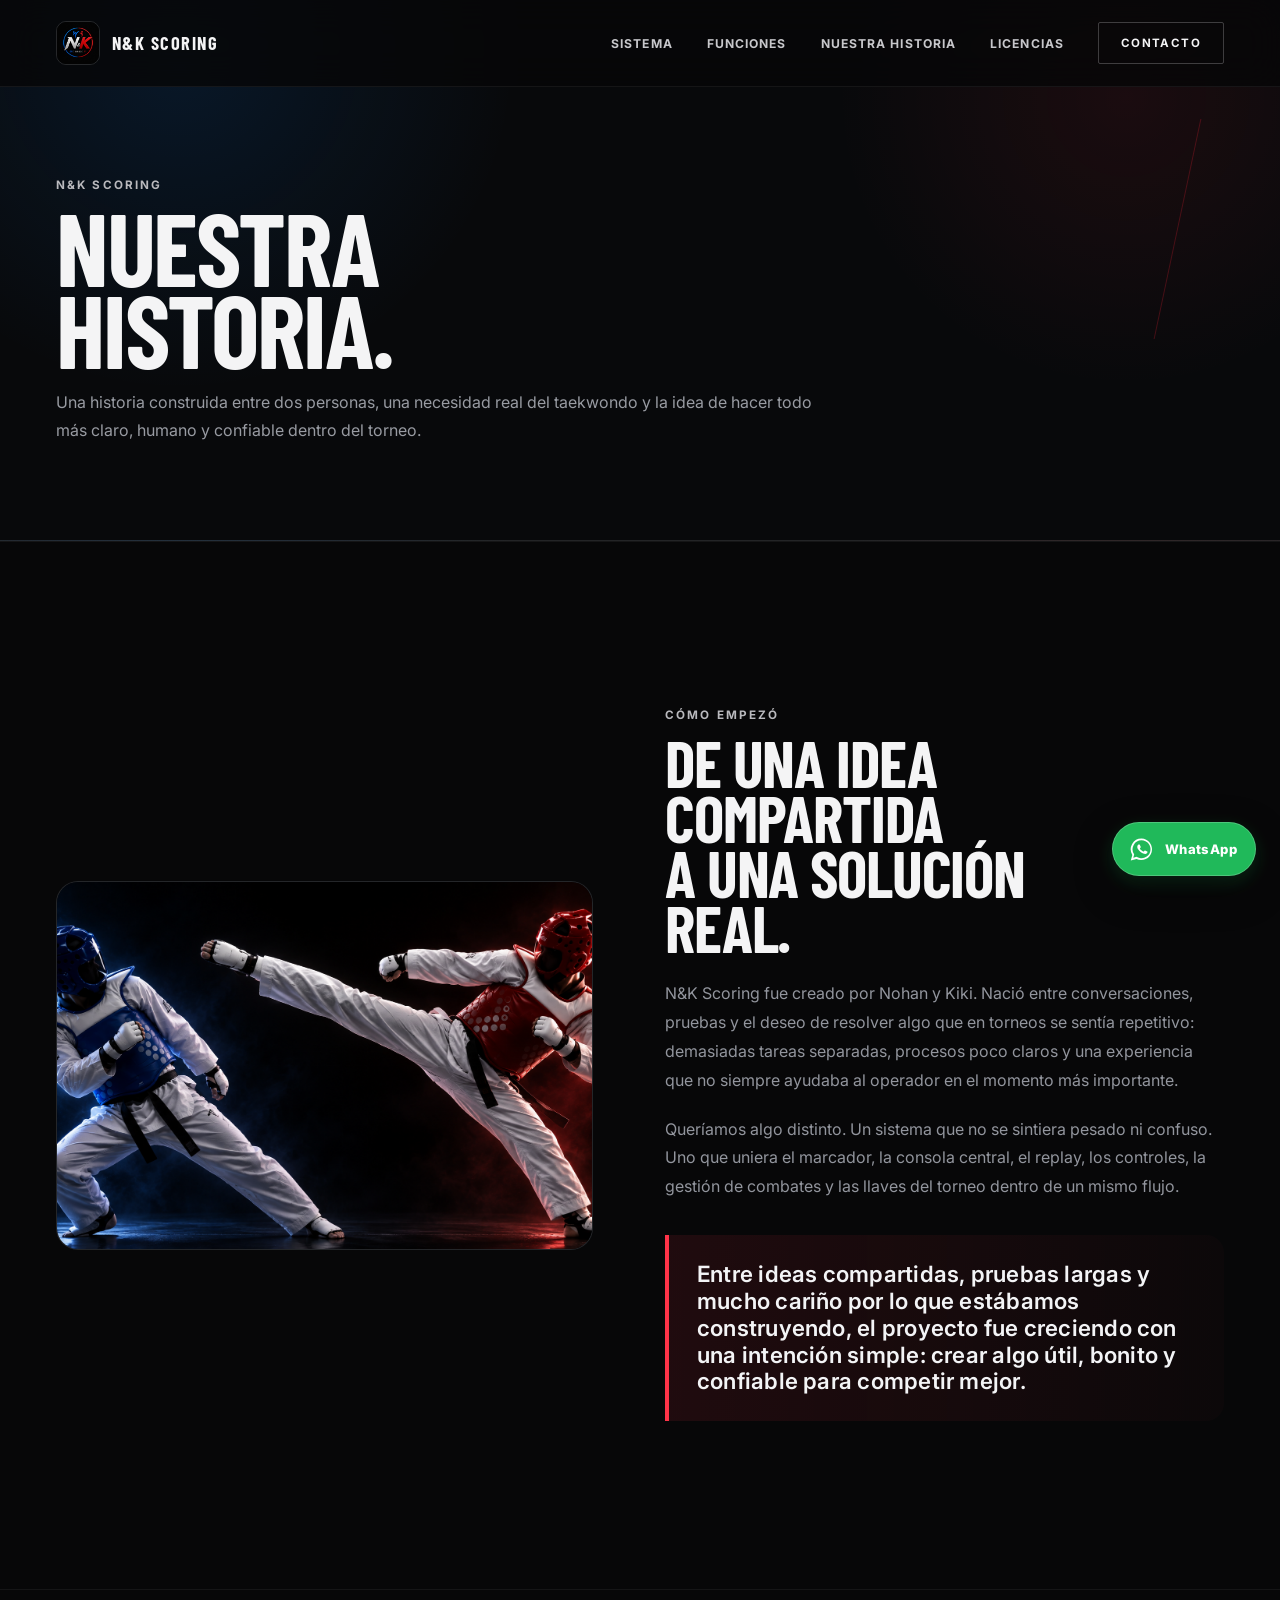
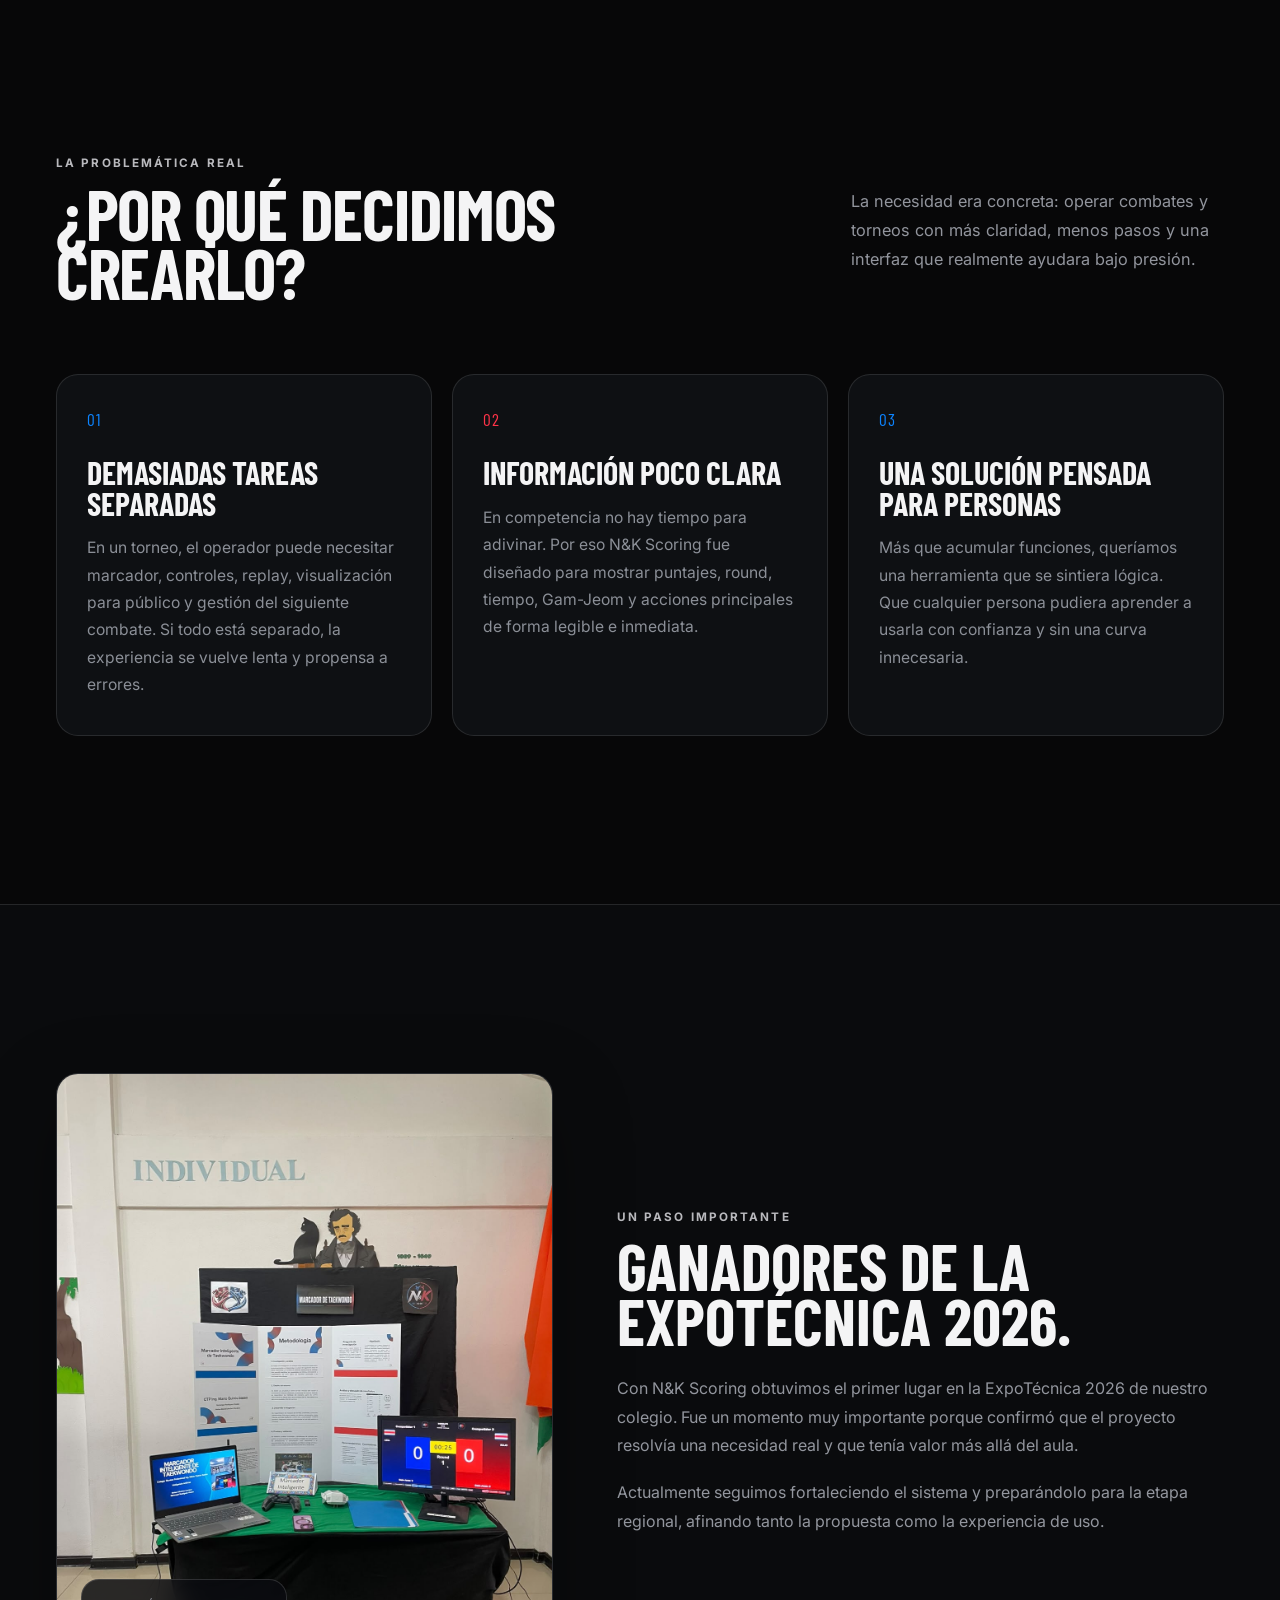
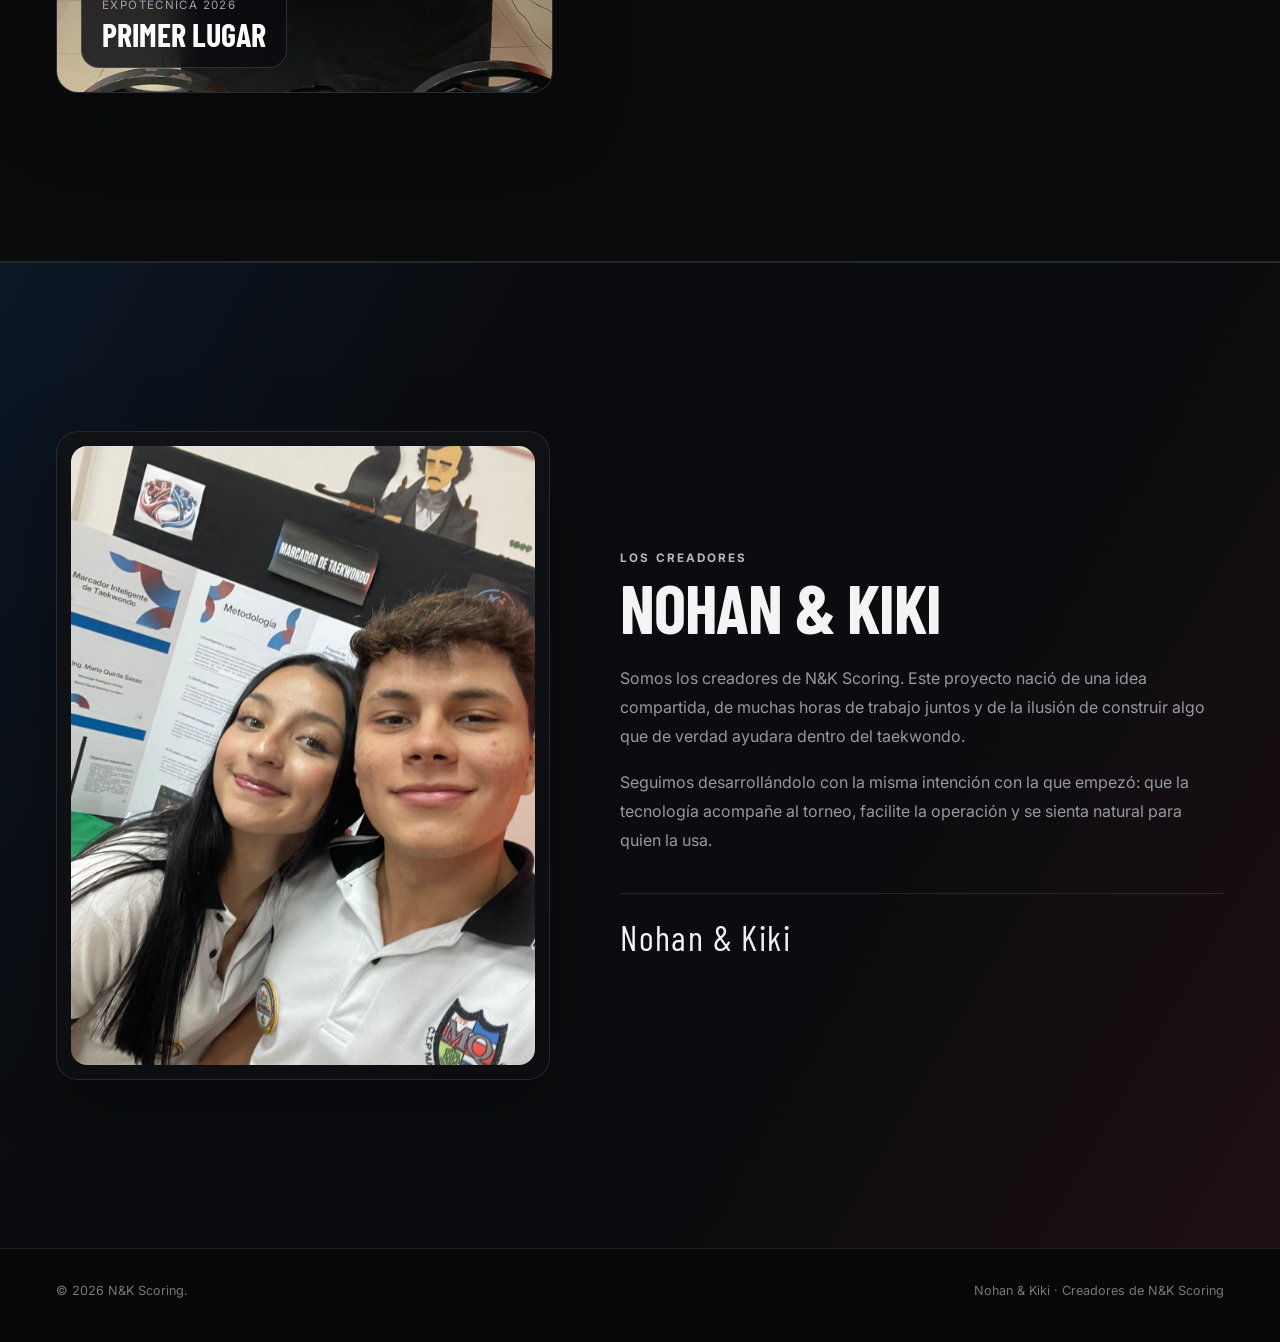
<file: nosotros.html>
<!doctype html>
<html lang="es">
<head>
  <meta charset="utf-8"/>
  <meta name="viewport" content="width=device-width,initial-scale=1,viewport-fit=cover"/>
  <title>Nuestra historia | N&K Scoring</title>
  <meta name="description" content="Conoce cómo nació N&K Scoring, creado por Nohan y Kiki, y el desarrollo de su sistema para taekwondo competitivo."/>
  
  <meta name="robots" content="index,follow,max-image-preview:large,max-snippet:-1,max-video-preview:-1"/>
  <meta name="googlebot" content="index,follow,max-image-preview:large,max-snippet:-1,max-video-preview:-1"/>
  <meta name="author" content="N&K Scoring"/>
  <meta name="application-name" content="N&K Scoring"/>
  <meta name="theme-color" content="#08090b"/>
  <link rel="icon" href="/favicon.ico" sizes="any"/>
  <link rel="icon" type="image/png" sizes="48x48" href="https://nkscoring.com/favicon-48.png"/>
  <link rel="apple-touch-icon" sizes="180x180" href="/apple-touch-icon.png"/>
  <link rel="manifest" href="/site.webmanifest"/>

  <link rel="canonical" href="https://nkscoring.com/nosotros.html"/>

  <meta property="og:type" content="website"/>
  <meta property="og:locale" content="es_CR"/>
  <meta property="og:site_name" content="N&K Scoring"/>
  <meta property="og:title" content="Nuestra historia — N&K Scoring"/>
  <meta property="og:description" content="La historia detrás de N&K Scoring y su desarrollo para el taekwondo competitivo."/>
  <meta property="og:url" content="https://nkscoring.com/nosotros.html"/>
  <meta property="og:image" content="https://nkscoring.com/icon-512.png"/>
  <meta property="og:image:width" content="512"/>
  <meta property="og:image:height" content="512"/>
  <meta property="og:image:alt" content="Logo de N&K Scoring"/>
  <meta name="twitter:card" content="summary"/>
  <meta name="twitter:title" content="Nuestra historia — N&K Scoring"/>
  <meta name="twitter:description" content="La historia detrás de N&K Scoring y su desarrollo para el taekwondo competitivo."/>
  <meta name="twitter:image" content="https://nkscoring.com/icon-512.png"/>

  <script type="application/ld+json">
{
  "@context": "https://schema.org",
  "@type": "AboutPage",
  "name": "Nuestra historia | N&K Scoring",
  "url": "https://nkscoring.com/nosotros.html",
  "isPartOf": {
    "@type": "WebSite",
    "name": "N&K Scoring",
    "url": "https://nkscoring.com/"
  },
  "inLanguage": "es-CR"
}
  </script>
  <link rel="stylesheet" href="styles.css"/>
</head>
<body>
<header class="header">
  <div class="container nav">
    <a class="brand" href="index.html"><img src="assets/logo.jpeg" alt="Logo N&K Scoring"><span>N&K Scoring</span></a>
    <nav class="nav-links">
      <a href="index.html#sistema">Sistema</a>
      <a href="index.html#funciones">Funciones</a>
      <a href="nosotros.html">Nuestra historia</a>
      <a href="licencias.html">Licencias</a>
      <a class="nav-cta" href="index.html#contacto">Contacto</a>
    </nav>
    <button class="menu-btn" aria-label="Abrir menú">☰</button>
  </div>
</header>

<main>
  <section class="page-hero page-hero-v9">
    <div class="container">
      <div class="eyebrow">N&K Scoring</div>
      <h1>Nuestra<br>historia.</h1>
      <p class="lead">Una historia construida entre dos personas, una necesidad real del taekwondo y la idea de hacer todo más claro, humano y confiable dentro del torneo.</p>
    </div>
  </section>

  <section class="section section-v9">
    <div class="container story-page-grid">
      <div class="story-page-visual story-page-visual-hero">
        <img src="assets/site/hero-taekwondo.png" alt="Competidores de taekwondo">
      </div>
      <div class="story-page-copy">
        <div class="eyebrow">Cómo empezó</div>
        <h2>De una idea compartida<br>a una solución real.</h2>
        <p>N&amp;K Scoring fue creado por Nohan y Kiki. Nació entre conversaciones, pruebas y el deseo de resolver algo que en torneos se sentía repetitivo: demasiadas tareas separadas, procesos poco claros y una experiencia que no siempre ayudaba al operador en el momento más importante.</p>
        <p>Queríamos algo distinto. Un sistema que no se sintiera pesado ni confuso. Uno que uniera el marcador, la consola central, el replay, los controles, la gestión de combates y las llaves del torneo dentro de un mismo flujo.</p>
        <blockquote class="story-romantic-quote">Entre ideas compartidas, pruebas largas y mucho cariño por lo que estábamos construyendo, el proyecto fue creciendo con una intención simple: crear algo útil, bonito y confiable para competir mejor.</blockquote>
      </div>
    </div>
  </section>

  <section class="section section-v9 story-detail-section">
    <div class="container">
      <div class="section-intro-v9 compact story-detail-intro">
        <div>
          <div class="eyebrow">La problemática real</div>
          <h2>¿Por qué decidimos crearlo?</h2>
        </div>
        <p>La necesidad era concreta: operar combates y torneos con más claridad, menos pasos y una interfaz que realmente ayudara bajo presión.</p>
      </div>

      <div class="story-detail-grid">
        <article class="info-card-v9">
          <span class="feature-index">01</span>
          <h3>Demasiadas tareas separadas</h3>
          <p>En un torneo, el operador puede necesitar marcador, controles, replay, visualización para público y gestión del siguiente combate. Si todo está separado, la experiencia se vuelve lenta y propensa a errores.</p>
        </article>
        <article class="info-card-v9">
          <span class="feature-index red-number">02</span>
          <h3>Información poco clara</h3>
          <p>En competencia no hay tiempo para adivinar. Por eso N&amp;K Scoring fue diseñado para mostrar puntajes, round, tiempo, Gam-Jeom y acciones principales de forma legible e inmediata.</p>
        </article>
        <article class="info-card-v9">
          <span class="feature-index">03</span>
          <h3>Una solución pensada para personas</h3>
          <p>Más que acumular funciones, queríamos una herramienta que se sintiera lógica. Que cualquier persona pudiera aprender a usarla con confianza y sin una curva innecesaria.</p>
        </article>
      </div>
    </div>
  </section>

  <section class="section section-v9 achievement-v16 achievement-v17">
    <div class="container achievement-grid-v16 achievement-grid-v17">
      <div class="achievement-photo-v17">
        <img src="assets/story/expo-2026.png" alt="Exhibición de N&amp;K Scoring en la ExpoTécnica 2026">
        <div class="achievement-badge-v17">
          <span>ExpoTécnica 2026</span>
          <strong>Primer lugar</strong>
        </div>
      </div>
      <div class="achievement-copy-v16">
        <div class="eyebrow">Un paso importante</div>
        <h2>Ganadores de la ExpoTécnica 2026.</h2>
        <p>Con N&amp;K Scoring obtuvimos el primer lugar en la ExpoTécnica 2026 de nuestro colegio. Fue un momento muy importante porque confirmó que el proyecto resolvía una necesidad real y que tenía valor más allá del aula.</p>
        <p>Actualmente seguimos fortaleciendo el sistema y preparándolo para la etapa regional, afinando tanto la propuesta como la experiencia de uso.</p>
      </div>
    </div>
  </section>

  <section class="section section-v9 founder-band founder-band-v16">
    <div class="container founder-band-grid founder-photo-grid-v16">
      <div class="founder-photo-v16">
        <img src="assets/story/nohan-kiki.png" alt="Nohan y Kiki, creadores de N&K Scoring">
      </div>
      <div class="founder-copy-v16">
        <div class="eyebrow">Los creadores</div>
        <h2>Nohan &amp; Kiki</h2>
        <p>Somos los creadores de N&amp;K Scoring. Este proyecto nació de una idea compartida, de muchas horas de trabajo juntos y de la ilusión de construir algo que de verdad ayudara dentro del taekwondo.</p>
        <p>Seguimos desarrollándolo con la misma intención con la que empezó: que la tecnología acompañe al torneo, facilite la operación y se sienta natural para quien la usa.</p>
        <div class="founder-signature-v16">Nohan &amp; Kiki</div>
      </div>
    </div>
  </section>
</main>

<footer class="footer footer-v9">
  <div class="container footer-row footer-row-signature">
    <div>© 2026 N&amp;K Scoring.</div>
    <div>Nohan &amp; Kiki · Creadores de N&amp;K Scoring</div>
  </div>
</footer>
<a class="whatsapp-float-v20" href="https://wa.me/50663855146?text=Hola%2C%20quiero%20informaci%C3%B3n%20sobre%20N%26K%20Scoring." target="_blank" rel="noopener" aria-label="Contactar a N&amp;K Scoring por WhatsApp">
  <svg viewBox="0 0 32 32" aria-hidden="true"><path fill="currentColor" d="M16.04 3A12.78 12.78 0 0 0 5.12 22.42L3.3 29l6.73-1.77A12.77 12.77 0 1 0 16.04 3Zm0 2.15a10.62 10.62 0 1 1-5.42 19.75l-.38-.23-3.99 1.05 1.07-3.88-.25-.4a10.62 10.62 0 0 1 8.97-16.29Zm-3.2 4.94c-.2 0-.52.07-.79.36-.27.3-1.04 1.02-1.04 2.48 0 1.46 1.07 2.88 1.21 3.08.15.19 2.1 3.2 5.08 4.49.7.3 1.26.49 1.69.63.71.23 1.35.2 1.86.12.57-.08 1.75-.72 2-1.41.24-.7.24-1.3.17-1.42-.07-.12-.27-.2-.56-.34-.3-.15-1.75-.86-2.02-.96-.27-.1-.46-.15-.66.15-.2.29-.76.95-.93 1.15-.17.2-.34.22-.63.07-.3-.15-1.25-.46-2.38-1.47a8.94 8.94 0 0 1-1.65-2.05c-.17-.29-.02-.45.13-.59.13-.13.29-.34.44-.51.15-.17.2-.3.3-.49.09-.2.04-.37-.03-.51-.07-.15-.66-1.6-.9-2.18-.24-.58-.49-.5-.66-.51h-.57Z"/></svg>
  <span>WhatsApp</span>
</a>
<script src="script.js"></script>
</body>
</html>
</file>
<file: styles.css>
@import url('https://fonts.googleapis.com/css2?family=Barlow+Condensed:wght@500;600;700;800&family=Inter:wght@400;500;600;700&display=swap');

:root{
  --bg:#070707;
  --surface:#0e0e0f;
  --surface-2:#151516;
  --text:#f7f7f5;
  --muted:#9a9a9f;
  --line:rgba(255,255,255,.10);
  --blue:#087ff5;
  --red:#ef2334;
  --max:1280px;
  --display:'Barlow Condensed','Arial Narrow',Arial,sans-serif;
  --body:'Inter',Arial,sans-serif;
}
*{box-sizing:border-box}
html{scroll-behavior:smooth;background:var(--bg)}
body{margin:0;background:var(--bg);color:var(--text);font-family:var(--body);-webkit-font-smoothing:antialiased;text-rendering:optimizeLegibility;overflow-x:hidden}
a{color:inherit;text-decoration:none} img{display:block;max-width:100%} button,input,textarea{font:inherit}
.container{width:min(var(--max),calc(100% - 64px));margin-inline:auto}
.eyebrow{font:700 .73rem/1 var(--body);letter-spacing:.18em;text-transform:uppercase;color:#b9b9bd}
.display,.section-head h2,.story-copy h2,.license-copy h2,.cta h2,.page-hero h1{font-family:var(--display);font-weight:700;text-transform:uppercase}
.display{font-size:clamp(4rem,7.7vw,7.2rem);line-height:.82;letter-spacing:-.025em;margin:0;max-width:780px}
.display .blue{color:var(--blue)}.display .red{color:var(--red)}
.lead{font-size:clamp(1rem,1.2vw,1.12rem);line-height:1.75;color:#b2b2b6;max-width:650px;margin:0}
.section{padding:110px 0;border-top:1px solid rgba(255,255,255,.055)}
.section-head{display:grid;grid-template-columns:minmax(0,1.25fr) minmax(280px,.75fr);align-items:end;gap:72px;margin-bottom:54px}
.section-head h2{font-size:clamp(3rem,5vw,5.4rem);line-height:.88;letter-spacing:-.015em;margin:13px 0 0;max-width:820px}
.section-head p{color:var(--muted);line-height:1.72;margin:0;font-size:.96rem;max-width:430px}

/* Header */
.header{position:fixed;inset:0 0 auto;z-index:50;background:linear-gradient(to bottom,rgba(5,5,5,.94),rgba(5,5,5,.76));backdrop-filter:blur(18px);border-bottom:1px solid rgba(255,255,255,.06)}
.nav{height:78px;display:flex;align-items:center;justify-content:space-between;gap:30px}
.brand{display:flex;align-items:center;gap:12px;font-family:var(--display);font-weight:700;font-size:1.15rem;letter-spacing:.08em;text-transform:uppercase}
.brand img{width:43px;height:43px;object-fit:cover;border-radius:10px;border:1px solid rgba(255,255,255,.13)}
.nav-links{display:flex;align-items:center;gap:30px;font-size:.72rem;font-weight:700;text-transform:uppercase;letter-spacing:.12em}
.nav-links>a:not(.nav-cta){color:#c7c7cb;position:relative;padding:30px 0}
.nav-links>a:not(.nav-cta)::after{content:"";position:absolute;left:0;right:100%;bottom:20px;height:2px;background:#fff;transition:.25s ease}
.nav-links>a:not(.nav-cta):hover{color:#fff}.nav-links>a:not(.nav-cta):hover::after{right:0}
.nav-cta{min-height:42px;padding:0 18px;display:inline-flex;align-items:center;border:1px solid rgba(255,255,255,.22);border-radius:2px;transition:.2s}.nav-cta:hover{background:#fff;color:#090909}
.menu-btn{display:none;border:0;background:transparent;color:#fff;font-size:1.4rem;padding:8px}

/* Hero */
.hero{min-height:100svh;padding-top:78px;display:flex;align-items:stretch;position:relative;overflow:hidden}
.hero::before{content:"";position:absolute;inset:0;background:radial-gradient(circle at 12% 38%,rgba(8,127,245,.16),transparent 30%),radial-gradient(circle at 83% 52%,rgba(239,35,52,.12),transparent 31%);pointer-events:none}
.hero::after{content:"";position:absolute;right:-8vw;top:18%;width:38vw;height:62%;border-right:1px solid rgba(239,35,52,.27);transform:skewX(-12deg);pointer-events:none}
.hero-grid{width:100%;position:relative;z-index:2;display:grid;grid-template-columns:minmax(0,.83fr) minmax(520px,1.17fr);gap:62px;align-items:center;padding:74px 0 56px}
.hero-copy{min-width:0;max-width:720px}
.hero-copy .eyebrow{margin-bottom:22px}.hero-copy .lead{margin:30px 0 34px;max-width:570px}
.btn-row{display:flex;flex-wrap:wrap;gap:10px}
.btn{display:inline-flex;align-items:center;justify-content:center;min-height:50px;padding:0 22px;border-radius:2px;font-size:.73rem;font-weight:700;text-transform:uppercase;letter-spacing:.11em;border:1px solid rgba(255,255,255,.22);transition:transform .18s ease,background .18s ease,border .18s ease}
.btn:hover{transform:translateY(-2px)}.btn.primary{background:#fff;color:#080808;border-color:#fff}.btn.primary:hover{background:#e8e8e8}.btn.ghost:hover{border-color:#fff}
.hero-visual{position:relative;min-height:610px;display:flex;align-items:center}
.hero-card{position:relative;width:100%;background:#0c0c0d;border:1px solid rgba(255,255,255,.14);padding:10px;box-shadow:0 38px 100px rgba(0,0,0,.55)}
.hero-card::before{content:"";position:absolute;left:-10px;top:10%;bottom:10%;width:3px;background:var(--blue)}
.hero-card::after{content:"";position:absolute;right:-10px;top:10%;bottom:10%;width:3px;background:var(--red)}
.hero-card img{width:100%;aspect-ratio:1.86/1;object-fit:cover;object-position:left center;background:#111}
.hero-badge{position:absolute;right:-18px;bottom:54px;background:#f3f3f1;color:#0a0a0a;padding:17px 20px 16px;min-width:160px;font-family:var(--display);font-size:1.22rem;font-weight:700;text-transform:uppercase;line-height:.95;letter-spacing:.02em;box-shadow:0 18px 50px rgba(0,0,0,.4)}
.hero-badge small{display:block;font:700 .62rem/1 var(--body);color:#666;letter-spacing:.15em;margin-bottom:8px}
.marquee{border-top:1px solid var(--line);border-bottom:1px solid var(--line);background:#0d0d0e;overflow:hidden;white-space:nowrap}
.marquee-track{display:inline-block;padding:14px 0;animation:slide 26s linear infinite;font-family:var(--display);font-weight:600;text-transform:uppercase;letter-spacing:.075em;color:#d7d7da;font-size:1.02rem}
.marquee-track span{margin-right:38px}.dot-blue{color:var(--blue)}.dot-red{color:var(--red)}
@keyframes slide{to{transform:translateX(-50%)}}

/* Feature strip */
.feature-grid{display:grid;grid-template-columns:repeat(3,minmax(0,1fr));border:1px solid var(--line);background:var(--line);gap:1px}
.feature{background:var(--surface);padding:32px;min-height:300px;display:flex;flex-direction:column;justify-content:space-between;transition:background .22s ease}
.feature:hover{background:#18181a}.feature .num{font:700 .71rem/1 var(--body);color:#707076;letter-spacing:.17em}
.feature h3{font-family:var(--display);font-size:1.8rem;line-height:.95;text-transform:uppercase;font-weight:700;letter-spacing:.005em;margin:50px 0 12px}
.feature p{color:#99999e;line-height:1.65;margin:0;font-size:.92rem;max-width:32ch}
.feature.accent-blue{background:linear-gradient(145deg,#07192b,#0d3158)}.feature.accent-red{background:linear-gradient(145deg,#1a090c,#4a1018)}

/* Showcase */
.showcase{display:grid;grid-template-columns:1.34fr .66fr;gap:14px}
.media-card,.placeholder{border:1px solid var(--line);background:#151516;min-height:570px;overflow:hidden}
.media-card{padding:10px}.media-card img{width:100%;height:100%;object-fit:cover;object-position:left center}
.side-stack{display:grid;gap:14px}.placeholder{min-height:278px;padding:28px;display:flex;align-items:flex-end;position:relative;background:linear-gradient(145deg,#202022,#111112)}
.placeholder::before{content:"";position:absolute;inset:0;background:linear-gradient(135deg,transparent 0 46%,rgba(255,255,255,.035) 46% 47%,transparent 47% 100%)}
.placeholder::after{content:"IMAGEN";position:absolute;right:24px;top:22px;font:700 .65rem/1 var(--body);letter-spacing:.18em;color:#55565b}
.placeholder strong{display:block;font-family:var(--display);font-weight:700;font-size:1.65rem;line-height:1;text-transform:uppercase;color:#efeff1;margin-top:8px}

/* Story */
.story-wrap{display:grid;grid-template-columns:minmax(320px,.72fr) minmax(0,1.28fr);gap:78px;align-items:start}
.story-mark{position:sticky;top:112px;border:1px solid var(--line);background:#101011;padding:12px}
.story-mark img{width:100%;aspect-ratio:1/1;object-fit:cover}.story-copy{padding-top:2px}
.story-copy h2{font-size:clamp(3.5rem,5.8vw,6rem);line-height:.85;letter-spacing:-.015em;margin:14px 0 32px;max-width:760px}
.story-copy p{font-size:1rem;line-height:1.85;color:#b2b2b7;max-width:720px}.story-copy p+p{margin-top:22px}
.story-quote{font-family:var(--display);font-size:clamp(1.9rem,3vw,3.1rem)!important;line-height:.98!important;color:#f5f5f3!important;font-weight:600!important;text-transform:uppercase;letter-spacing:0!important;border-left:4px solid var(--blue);padding-left:23px;margin:42px 0!important;max-width:680px!important}

/* Licenses */
.license-panel{border:1px solid var(--line);background:#0f0f10;overflow:hidden}
.license-top{display:grid;grid-template-columns:1.15fr .85fr}.license-copy{padding:56px}.license-copy h2{font-size:clamp(3.2rem,5vw,5.5rem);line-height:.88;letter-spacing:-.01em;margin:15px 0 24px;max-width:700px}.license-copy .lead{margin-bottom:30px}
.license-price{padding:56px;display:flex;flex-direction:column;justify-content:flex-end;border-left:1px solid var(--line);background:linear-gradient(145deg,#121213,#19191b)}
.currency{font-family:var(--display);font-size:clamp(4.2rem,7vw,7rem);font-weight:700;letter-spacing:-.02em;line-height:.8;margin-top:18px}.currency small{display:block;font-family:var(--body);font-size:.72rem;line-height:1.3;color:#7f7f84;letter-spacing:.13em;text-transform:uppercase;margin-top:18px}
.license-bottom{display:grid;grid-template-columns:repeat(3,1fr);border-top:1px solid var(--line)}.license-bottom div{padding:26px 30px;border-right:1px solid var(--line)}.license-bottom div:last-child{border:0}.license-bottom strong{display:block;font-family:var(--display);font-size:1.3rem;text-transform:uppercase;margin-bottom:7px}.license-bottom span{color:#8f8f94;font-size:.9rem;line-height:1.55}

/* CTA + footer */
.cta{padding:104px 0;border-top:1px solid var(--line);background:linear-gradient(95deg,rgba(8,127,245,.10),rgba(239,35,52,.08)),#0a0a0a}.cta-inner{display:grid;grid-template-columns:1.15fr .85fr;gap:60px;align-items:end}.cta h2{font-size:clamp(3.6rem,6vw,6.4rem);line-height:.84;letter-spacing:-.01em;margin:0}.cta .lead{margin:14px 0 24px}
.footer{padding:34px 0 46px;border-top:1px solid var(--line);color:#77777d;font-size:.79rem}.footer-row{display:flex;justify-content:space-between;gap:24px;align-items:center}
.contact-actions{display:flex;gap:12px;flex-wrap:wrap}.contact-meta{display:flex;gap:20px;flex-wrap:wrap;margin-top:16px;color:#8c8c92;font-size:.82rem;letter-spacing:.03em}.footer-social{display:flex;gap:22px;align-items:center;flex-wrap:wrap}.footer a{color:#8d8d92;text-decoration:none;transition:color .2s ease}.footer a:hover{color:#f1f1f2}

/* Internal pages */
.page-hero{padding:178px 0 104px;border-bottom:1px solid var(--line);position:relative;overflow:hidden;background:radial-gradient(circle at 12% 45%,rgba(8,127,245,.12),transparent 27%),#080808}.page-hero::after{content:"";position:absolute;right:8%;top:22%;width:220px;height:220px;border-right:1px solid rgba(239,35,52,.25);transform:skewX(-12deg)}
.page-hero h1{font-size:clamp(4.6rem,8vw,8rem);line-height:.8;letter-spacing:-.02em;margin:18px 0 28px;max-width:850px}

@media(max-width:1080px){
  .hero-grid{grid-template-columns:.9fr 1.1fr;gap:34px}.hero-visual{min-height:500px}.section-head{gap:38px}.story-wrap{gap:42px}
}
@media(max-width:900px){
  .container{width:min(var(--max),calc(100% - 38px))}.nav-links{display:none;position:absolute;top:78px;left:0;right:0;background:#0a0a0b;border-bottom:1px solid var(--line);padding:18px 20px 24px;flex-direction:column;align-items:stretch;gap:0}.nav-links.open{display:flex}.nav-links>a:not(.nav-cta){padding:15px 4px}.nav-links>a:not(.nav-cta)::after{display:none}.nav-cta{margin-top:8px;justify-content:center}.menu-btn{display:block}
  .hero{min-height:auto}.hero-grid,.showcase,.story-wrap,.license-top,.cta-inner{grid-template-columns:1fr}.hero-grid{gap:44px;padding:74px 0 54px}.hero-copy{max-width:760px}.hero-visual{min-height:auto}.hero-badge{right:12px;bottom:-18px}.section-head{grid-template-columns:1fr;gap:22px}.section-head p{max-width:620px}.feature-grid{grid-template-columns:1fr 1fr}.story-mark{position:relative;top:auto;max-width:480px}.license-price{border-left:0;border-top:1px solid var(--line)}.license-bottom{grid-template-columns:1fr}.license-bottom div{border-right:0;border-bottom:1px solid var(--line)}.license-bottom div:last-child{border-bottom:0}
}
@media(max-width:620px){
  .container{width:min(var(--max),calc(100% - 24px))}.nav{height:70px}.header .brand span{display:none}.hero{padding-top:70px}.hero-grid{padding-top:52px}.display{font-size:clamp(3.7rem,17vw,5.5rem);line-height:.82}.hero-copy .lead{margin:24px 0 28px}.hero-card{padding:6px}.hero-badge{position:static;margin:12px 0 0 0;display:inline-block}.section{padding:78px 0}.section-head{margin-bottom:36px}.section-head h2{font-size:clamp(2.8rem,13vw,4.3rem)}.feature-grid{grid-template-columns:1fr}.feature{min-height:245px;padding:24px}.feature h3{margin-top:34px}.media-card,.placeholder{min-height:320px}.side-stack .placeholder{min-height:230px}.story-wrap{gap:34px}.story-copy h2{font-size:clamp(3.2rem,15vw,4.6rem)}.story-quote{font-size:clamp(1.7rem,9vw,2.5rem)!important}.license-copy,.license-price{padding:30px}.license-copy h2{font-size:clamp(3rem,14vw,4.5rem)}.currency{font-size:clamp(4rem,20vw,6rem)}.cta{padding:76px 0}.cta h2{font-size:clamp(3.2rem,15vw,4.8rem)}.footer-row{flex-direction:column;align-items:flex-start}.page-hero{padding:140px 0 72px}.page-hero h1{font-size:clamp(4rem,19vw,6rem)}
  .btn{width:100%}.btn-row{width:100%}
}

/* Campaign imagery integrated from N&K visual reel */
.campaign-split{display:grid;grid-template-columns:1fr 1fr;background:#050505;border-bottom:1px solid var(--line)}
.campaign-shot{position:relative;overflow:hidden;min-height:320px;border-right:1px solid var(--line)}
.campaign-shot:last-child{border-right:0}
.campaign-shot img{width:100%;height:100%;object-fit:cover;display:block;transition:transform .7s cubic-bezier(.2,.7,.2,1)}
.campaign-shot:hover img{transform:scale(1.025)}

.visual-features .feature{padding:0;min-height:0;display:block;overflow:hidden}
.feature-image{aspect-ratio:1.78/1;overflow:hidden;background:#111;border-bottom:1px solid var(--line)}
.feature-image img{width:100%;height:100%;object-fit:cover;display:block;transition:transform .55s cubic-bezier(.2,.7,.2,1),filter .3s ease}
.feature-media:hover .feature-image img{transform:scale(1.035)}
.feature-body{padding:28px 30px 32px;min-height:230px;display:flex;flex-direction:column;justify-content:space-between}
.feature-body h3{margin:42px 0 12px}
.campaign-card{border:1px solid var(--line);background:#111;overflow:hidden;min-height:278px}
.campaign-card img{width:100%;height:100%;object-fit:cover;display:block;transition:transform .55s ease}
.campaign-card:hover img{transform:scale(1.025)}

@media(max-width:900px){
  .campaign-split{grid-template-columns:1fr 1fr}
  .campaign-shot{min-height:230px}
}
@media(max-width:620px){
  .campaign-split{grid-template-columns:1fr}
  .campaign-shot{min-height:235px;border-right:0;border-bottom:1px solid var(--line)}
  .feature-body{min-height:210px;padding:24px}
  .campaign-card{min-height:230px}
}


/* v6 - spacious editorial layout + manual */
:root{--max:1240px}
.container{width:min(var(--max),calc(100% - 96px))}
.section{padding:142px 0}
.hero{min-height:auto;padding-top:78px}
.hero-grid{grid-template-columns:minmax(0,.78fr) minmax(0,1.22fr);gap:88px;padding:118px 0 108px;align-items:center}
.hero-copy{max-width:560px;padding-left:8px}
.display{font-size:clamp(4rem,6.25vw,6.35rem);line-height:.86;letter-spacing:-.018em;max-width:600px}
.hero-copy .lead{margin:34px 0 38px;max-width:520px}
.hero-visual{min-height:520px}
.hero-card{max-width:720px;margin-left:auto;padding:12px}
.hero-badge{right:-6px;bottom:18px}
.section-head{gap:96px;margin-bottom:72px}
.section-head h2{font-size:clamp(3.1rem,4.6vw,5rem);line-height:.92}
.visual-features{grid-template-columns:repeat(2,minmax(0,1fr));gap:18px;background:transparent;border:0}
.visual-features .feature{border:1px solid var(--line)}
.feature-body{padding:38px 40px 42px;min-height:250px}
.feature-body h3{margin:54px 0 14px;font-size:2rem}
.showcase{gap:24px}
.side-stack{gap:24px}
.story-wrap{gap:110px}
.license-top{grid-template-columns:1.08fr .92fr}
.license-copy,.license-price{padding:68px}
.cta{padding:132px 0}

.manual-section{background:linear-gradient(180deg,#090909,#0d0d0e);border-top:1px solid var(--line);border-bottom:1px solid var(--line)}
.manual-grid{display:grid;grid-template-columns:minmax(0,1.05fr) minmax(360px,.95fr);gap:100px;align-items:center}
.manual-copy h2{font-family:var(--display);font-size:clamp(3.2rem,5.1vw,5.5rem);line-height:.9;text-transform:uppercase;letter-spacing:-.012em;margin:16px 0 28px;max-width:720px}
.manual-copy .lead{max-width:650px}
.manual-actions{display:flex;align-items:center;gap:22px;flex-wrap:wrap;margin-top:34px}
.manual-meta{color:#76767d;font-size:.8rem;letter-spacing:.04em}
.manual-preview{display:flex;justify-content:center}
.manual-cover-card{width:min(100%,440px);aspect-ratio:.72/1;background:#f4f4f2;color:#0a0a0a;padding:42px;display:flex;flex-direction:column;align-items:flex-start;justify-content:flex-end;box-shadow:0 42px 110px rgba(0,0,0,.52);position:relative;overflow:hidden}
.manual-cover-card::before{content:"";position:absolute;inset:0 0 auto;height:9px;background:linear-gradient(90deg,var(--blue) 0 50%,var(--red) 50% 100%)}
.manual-cover-card img{position:absolute;top:58px;right:42px;width:116px;height:116px;object-fit:cover;border-radius:10px}
.manual-cover-card .manual-label{position:absolute;top:62px;left:42px;font:700 .72rem/1 var(--body);text-transform:uppercase;letter-spacing:.18em;color:#6c6c71}
.manual-cover-card strong{font-family:var(--display);font-size:3.2rem;line-height:.88;text-transform:uppercase;max-width:280px}
.manual-cover-card small{font-size:.76rem;line-height:1.5;color:#68686d;margin-top:18px;max-width:260px}

@media(max-width:1080px){
  .container{width:min(var(--max),calc(100% - 64px))}
  .hero-grid{gap:56px;grid-template-columns:.82fr 1.18fr}
  .manual-grid{gap:60px}
}
@media(max-width:900px){
  .container{width:min(var(--max),calc(100% - 40px))}
  .hero-grid{grid-template-columns:1fr;gap:58px;padding:88px 0 76px}
  .hero-copy{max-width:680px;padding-left:0}
  .display{font-size:clamp(4rem,11vw,6.4rem)}
  .hero-card{max-width:none;margin:0}
  .visual-features{grid-template-columns:1fr}
  .manual-grid{grid-template-columns:1fr;gap:58px}
  .manual-preview{justify-content:flex-start}
  .story-wrap{gap:56px}
  .section{padding:108px 0}
}
@media(max-width:620px){
  .container{width:min(var(--max),calc(100% - 30px))}
  .hero-grid{padding:66px 0 64px}
  .display{font-size:clamp(3.45rem,16vw,5rem);line-height:.86}
  .section{padding:88px 0}
  .section-head{margin-bottom:48px}
  .feature-body{padding:28px 26px 32px;min-height:215px}
  .feature-body h3{margin-top:40px}
  .manual-cover-card{padding:30px;max-width:360px}
  .manual-cover-card img{top:42px;right:30px;width:92px;height:92px}
  .manual-cover-card .manual-label{top:46px;left:30px}
  .manual-cover-card strong{font-size:2.55rem}
  .manual-actions .btn{width:100%}
}



/* ==========================================================
   N&K SCORING — v9 editorial / spacious refinement
   ========================================================== */

:root{--max:1320px;--blue:#0d84ff;--red:#ff3348;--ink:#f6f7f9;--muted:#9b9da5;--line:rgba(255,255,255,.11);--panel:#0c0d0f;--panel-2:#111318}
html{scroll-behavior:smooth}
body{background:#070708;color:#f4f4f5}
.container{width:min(var(--max),calc(100% - 112px));margin-inline:auto}
.header{background:rgba(7,7,8,.82);backdrop-filter:blur(18px);-webkit-backdrop-filter:blur(18px)}
.nav{height:86px}.brand img{width:44px;height:44px}.nav-links{gap:34px}.nav-links>a:not(.nav-cta){font-size:.76rem;letter-spacing:.09em}.nav-cta{padding:13px 22px}

.hero-v9{padding-top:86px;min-height:auto;background:radial-gradient(circle at 72% 28%,rgba(13,132,255,.11),transparent 28%),radial-gradient(circle at 92% 66%,rgba(255,51,72,.08),transparent 25%),#070708;border-bottom:1px solid var(--line)}
.hero-grid-v9{min-height:760px;display:grid;grid-template-columns:minmax(420px,.84fr) minmax(560px,1.16fr);gap:96px;align-items:center;padding:96px 0 112px}
.hero-copy-v9{max-width:610px}
.display-v9{font-family:var(--display);font-size:clamp(5.25rem,7.8vw,8.5rem);text-transform:uppercase;line-height:.78;letter-spacing:-.025em;margin:28px 0 34px}
.display-v9 span{display:block}.blue-line{color:var(--blue)}.red-line{color:var(--red)}
.hero-summary{max-width:570px;color:#a6a7ae;font-size:1.16rem;line-height:1.75;margin:0}
.hero-actions{display:flex;gap:14px;flex-wrap:wrap;margin-top:38px}.btn.quiet{background:transparent;border-color:rgba(255,255,255,.17);color:#f4f4f5}.btn.quiet:hover{border-color:rgba(255,255,255,.4)}
.hero-proof{margin-top:66px;padding-top:28px;border-top:1px solid var(--line);display:grid;grid-template-columns:repeat(3,1fr);gap:24px}
.hero-proof div{display:flex;flex-direction:column;gap:8px}.hero-proof strong{font-family:var(--display);font-size:1.2rem;letter-spacing:.05em}.hero-proof span{font-size:.78rem;color:#777a82;line-height:1.45}
.hero-media-v9{position:relative}.hero-frame{padding:12px;background:#0e1014;border:1px solid rgba(255,255,255,.12);box-shadow:0 48px 120px rgba(0,0,0,.48)}
.hero-frame img{width:100%;display:block;aspect-ratio:16/10;object-fit:cover}
.hero-caption{position:absolute;left:-34px;bottom:-32px;width:230px;padding:24px;background:#f2f2f0;color:#101114;box-shadow:0 30px 80px rgba(0,0,0,.34)}
.hero-caption span{display:block;text-transform:uppercase;letter-spacing:.15em;color:#666a70;font-size:.66rem;margin-bottom:8px}.hero-caption strong{font-family:var(--display);text-transform:uppercase;font-size:1.55rem;line-height:.9}

.intro-strip{border-bottom:1px solid var(--line);background:#0b0b0c}.intro-strip-grid{padding:54px 0;display:grid;grid-template-columns:1.2fr .8fr;gap:70px;align-items:center}
.intro-statement{font-family:var(--display);text-transform:uppercase;font-size:clamp(1.85rem,2.5vw,3rem);line-height:.95;margin:0;max-width:780px}
.intro-tags{display:flex;flex-wrap:wrap;gap:10px;justify-content:flex-end}.intro-tags span{padding:10px 14px;border:1px solid rgba(255,255,255,.12);color:#8f9299;font-size:.73rem;letter-spacing:.06em;text-transform:uppercase}

.section-v9{padding:168px 0}
.section-intro-v9{display:grid;grid-template-columns:minmax(0,1.1fr) minmax(320px,.6fr);gap:110px;align-items:end;margin-bottom:96px}
.section-intro-v9.compact{margin-bottom:72px}
.section-intro-v9 h2,.manual-copy-v9 h2,.story-v9-copy h2,.license-v9 h2,.contact-v9 h2{font-family:var(--display);text-transform:uppercase;font-size:clamp(3.7rem,5.5vw,6.4rem);line-height:.84;letter-spacing:-.018em;margin:14px 0 0}
.section-intro-v9 p,.manual-copy-v9 p,.story-v9-copy p,.license-v9 p,.contact-v9 p{color:#92959d;line-height:1.75;font-size:1.02rem;margin:0}

.feature-list-v9{border-top:1px solid var(--line)}
.feature-row-v9{display:grid;grid-template-columns:.72fr 1.28fr;gap:76px;padding:78px 0;border-bottom:1px solid var(--line);align-items:center}
.feature-row-v9.reverse{grid-template-columns:1.28fr .72fr}.feature-row-v9.reverse .feature-copy-v9{order:2}.feature-row-v9.reverse .feature-media-v9{order:1}
.feature-copy-v9{max-width:470px}.feature-index{display:block;color:var(--blue);font-family:var(--display);font-size:1.08rem;letter-spacing:.08em;margin-bottom:28px}.red-number{color:var(--red)}
.feature-copy-v9 h3{font-family:var(--display);text-transform:uppercase;font-size:clamp(2.6rem,3.4vw,4rem);line-height:.9;margin:0 0 22px}.feature-copy-v9 p{color:#888b93;font-size:1rem;line-height:1.7;margin:0}
.feature-media-v9,.feature-dual-media{background:#0e1013;border:1px solid var(--line);overflow:hidden}.feature-media-v9 img{width:100%;aspect-ratio:16/9;object-fit:cover;display:block;transition:transform .55s ease}.feature-media-v9:hover img{transform:scale(1.018)}
.feature-dual-media{display:grid;grid-template-columns:1fr 1fr}.feature-dual-media img{width:100%;height:100%;aspect-ratio:4/3;object-fit:cover;display:block}.feature-dual-media img:first-child{border-right:1px solid var(--line)}

.system-stage{background:#0b0b0d;border-top:1px solid var(--line);border-bottom:1px solid var(--line)}
.system-gallery-v9{display:grid;grid-template-columns:minmax(0,1.55fr) minmax(320px,.45fr);gap:24px}.system-main-v9,.system-side-v9 figure{border:1px solid var(--line);background:#0e1014;margin:0;overflow:hidden}
.system-main-v9 img{width:100%;height:100%;min-height:650px;object-fit:cover;display:block}.system-side-v9{display:grid;gap:24px}.system-side-v9 figure{display:flex;flex-direction:column}.system-side-v9 img{width:100%;flex:1;min-height:260px;object-fit:cover}.system-side-v9 figcaption{padding:18px 20px;color:#858991;font-size:.78rem;letter-spacing:.04em}

.manual-v9{background:linear-gradient(115deg,rgba(13,132,255,.07),transparent 34%),linear-gradient(300deg,rgba(255,51,72,.05),transparent 38%),#08090b}
.manual-shell-v9{display:grid;grid-template-columns:minmax(0,1fr) minmax(380px,.7fr);gap:120px;align-items:center}.manual-copy-v9{max-width:690px}.manual-copy-v9 p{margin-top:28px;max-width:650px}
.manual-points-v9{display:grid;grid-template-columns:repeat(2,minmax(0,1fr));gap:12px 26px;margin:36px 0 38px}.manual-points-v9 span{padding:14px 0;border-bottom:1px solid var(--line);color:#c3c5ca;font-size:.84rem}
.manual-pending{opacity:.92;cursor:pointer}.manual-note{font-size:.76rem!important;color:#666a72!important;margin-top:16px!important;max-width:520px!important}
.manual-placeholder-v9{display:flex;justify-content:center}.manual-doc-v9{width:min(100%,420px);aspect-ratio:.72/1;background:#f1f1ee;color:#101114;padding:38px;position:relative;box-shadow:0 50px 120px rgba(0,0,0,.55)}
.doc-topline{position:absolute;top:0;left:0;right:0;height:8px;background:linear-gradient(90deg,var(--blue) 0 50%,var(--red) 50% 100%)}.doc-brand{display:flex;align-items:center;gap:12px;font-size:.74rem;font-weight:700;letter-spacing:.1em;text-transform:uppercase}.doc-brand img{width:54px;height:54px;object-fit:cover;border-radius:8px}
.doc-title{font-family:var(--display);text-transform:uppercase;font-size:4.2rem;line-height:.78;margin-top:160px}.doc-subtitle{color:#686b70;font-size:.8rem;margin-top:20px;letter-spacing:.04em}.doc-status{position:absolute;left:38px;bottom:38px;font-size:.69rem;letter-spacing:.16em;color:#767a80;border-top:1px solid #c7c8ca;padding-top:12px;width:calc(100% - 76px)}

.story-v9{border-top:1px solid var(--line)}.story-v9-grid{display:grid;grid-template-columns:.75fr 1.25fr;gap:120px;align-items:center}.story-v9-visual{max-width:480px;aspect-ratio:1/1;background:#0e1014;border:1px solid var(--line);display:flex;align-items:center;justify-content:center;padding:42px}.story-v9-visual img{width:100%;height:100%;object-fit:cover}
.story-v9-copy{max-width:720px}.story-v9-copy p{margin-top:30px}.story-v9-copy blockquote{margin:42px 0;padding-left:24px;border-left:3px solid var(--blue);font-family:var(--display);text-transform:uppercase;font-size:clamp(1.7rem,2.7vw,3rem);line-height:.98}.text-link{color:#f4f4f4;text-decoration:none;border-bottom:1px solid rgba(255,255,255,.28);padding-bottom:5px;font-size:.86rem}.text-link:hover{border-color:#fff}

.license-v9{background:#0d0e11;border-top:1px solid var(--line);border-bottom:1px solid var(--line)}.license-v9-shell{display:grid;grid-template-columns:1.2fr .8fr;gap:100px;align-items:center}.license-v9 p{max-width:630px;margin:28px 0 36px}
.license-price-v9{min-height:360px;border-left:1px solid var(--line);padding-left:80px;display:flex;flex-direction:column;justify-content:center}.license-price-v9 span{text-transform:uppercase;letter-spacing:.15em;color:#70747d;font-size:.7rem}.license-price-v9 strong{font-family:var(--display);font-size:7rem;line-height:.9;margin:24px 0 10px}.license-price-v9 small{color:#7e828a}

.contact-v9{padding:148px 0;background:radial-gradient(circle at 14% 50%,rgba(13,132,255,.09),transparent 26%),radial-gradient(circle at 84% 50%,rgba(255,51,72,.07),transparent 25%),#070708}
.contact-v9-grid{display:grid;grid-template-columns:1fr .85fr;gap:120px;align-items:end}.contact-v9-actions p{margin-bottom:34px;max-width:500px}.contact-link-v9{display:flex;justify-content:space-between;gap:30px;padding:22px 0;border-top:1px solid var(--line);color:#f1f1f3;text-decoration:none}.contact-link-v9:last-child{border-bottom:1px solid var(--line)}.contact-link-v9 span{color:#777b83;font-size:.78rem;text-transform:uppercase;letter-spacing:.1em}.contact-link-v9 strong{font-size:.96rem}.contact-link-v9:hover strong{color:var(--blue)}
.footer-v9{padding:34px 0 44px;border-top:1px solid var(--line)}

@media(max-width:1120px){
  .container{width:min(var(--max),calc(100% - 64px))}
  .hero-grid-v9{grid-template-columns:1fr;min-height:auto;gap:72px}.hero-copy-v9{max-width:760px}.hero-caption{left:18px}
  .intro-strip-grid{grid-template-columns:1fr;gap:34px}.intro-tags{justify-content:flex-start}
  .section-intro-v9{grid-template-columns:1fr;gap:28px}
  .feature-row-v9,.feature-row-v9.reverse{grid-template-columns:1fr;gap:42px}.feature-row-v9.reverse .feature-copy-v9,.feature-row-v9.reverse .feature-media-v9{order:initial}
  .system-gallery-v9{grid-template-columns:1fr}.system-side-v9{grid-template-columns:1fr 1fr}
  .manual-shell-v9,.story-v9-grid,.license-v9-shell,.contact-v9-grid{grid-template-columns:1fr;gap:70px}
  .license-price-v9{border-left:0;border-top:1px solid var(--line);padding:48px 0 0;min-height:auto}
}

@media(max-width:760px){
  .container{width:min(var(--max),calc(100% - 34px))}
  .nav{height:72px}.hero-v9{padding-top:72px}.hero-grid-v9{padding:66px 0 84px}.display-v9{font-size:clamp(4.2rem,19vw,6.3rem)}
  .hero-proof{grid-template-columns:1fr;gap:18px}.hero-caption{position:static;width:auto;margin-top:10px}
  .section-v9{padding:104px 0}.section-intro-v9{margin-bottom:58px}
  .section-intro-v9 h2,.manual-copy-v9 h2,.story-v9-copy h2,.license-v9 h2,.contact-v9 h2{font-size:clamp(3.2rem,14vw,4.8rem)}
  .feature-row-v9{padding:52px 0}.feature-dual-media{grid-template-columns:1fr}.feature-dual-media img:first-child{border-right:0;border-bottom:1px solid var(--line)}
  .system-main-v9 img{min-height:360px}.system-side-v9{grid-template-columns:1fr}
  .manual-shell-v9{gap:52px}.manual-points-v9{grid-template-columns:1fr}.manual-doc-v9{max-width:340px;padding:28px}.doc-title{font-size:3.2rem;margin-top:125px}
  .license-price-v9 strong{font-size:5.2rem}.contact-v9{padding:104px 0}.contact-v9-grid{gap:48px}.footer-row{flex-direction:column;align-items:flex-start}
}


/* v10 — image placeholders for future photography */
.image-placeholder{
  width:100%;height:100%;min-height:220px;display:flex;align-items:center;justify-content:center;
  background:linear-gradient(135deg,#24262b,#181a1f);border:1px solid rgba(255,255,255,.08);
  color:#777b84;text-align:center;text-transform:uppercase;letter-spacing:.13em;font-size:.68rem;
}
.hero-frame .image-placeholder{aspect-ratio:16/10;min-height:420px}
.feature-media-v9 .image-placeholder{aspect-ratio:16/9;min-height:320px}
.feature-dual-media .image-placeholder{aspect-ratio:4/3;min-height:280px}
.system-main-v9 .image-placeholder{min-height:650px}
.system-side-v9 .image-placeholder{min-height:260px}
.campaign-card .image-placeholder{min-height:278px}
@media(max-width:760px){
  .hero-frame .image-placeholder{min-height:280px}
  .feature-media-v9 .image-placeholder,.feature-dual-media .image-placeholder{min-height:220px}
  .system-main-v9 .image-placeholder{min-height:360px}
}

/* ==========================================================
   N&K SCORING — v13 enriched content integration
   ========================================================== */

.hero-frame img,
.feature-media-v9 img,
.feature-dual-media img,
.system-main-v9 img,
.system-side-v9 img,
.story-v9-visual img,
.story-page-visual img{
  display:block;
}

.manual-actions-stack{
  display:flex;
  gap:14px;
  flex-wrap:wrap;
  align-items:center;
}
.manual-doc-link{
  display:block;
  text-decoration:none;
  overflow:hidden;
  position:relative;
  padding:0;
  background:#f1f1ee;
}
.manual-preview-image{
  width:100%;
  height:100%;
  object-fit:cover;
  display:block;
}
.doc-overlay-copy{
  position:absolute;
  inset:0;
  display:flex;
  flex-direction:column;
  justify-content:space-between;
  padding:26px;
  background:linear-gradient(180deg,rgba(255,255,255,.08),rgba(0,0,0,.08));
}
.doc-badge-live{
  align-self:flex-start;
  padding:10px 14px;
  background:#101114;
  color:#fff;
  font-size:.72rem;
  font-weight:700;
  letter-spacing:.12em;
  text-transform:uppercase;
}
.story-photo-v9{padding:0;overflow:hidden}
.story-photo-v9 img{width:100%;height:100%;object-fit:cover}
.footer-row-signature{gap:22px}

.page-hero-v9{padding:180px 0 96px;background:radial-gradient(circle at 14% 10%,rgba(13,132,255,.12),transparent 28%),radial-gradient(circle at 88% 18%,rgba(255,51,72,.08),transparent 24%),#08090b;border-bottom:1px solid var(--line)}
.page-hero-v9 h1{margin:14px 0 18px}
.page-hero-v9 .lead{max-width:760px;color:#989ba2}

.story-page-grid{display:grid;grid-template-columns:.92fr 1.08fr;gap:92px;align-items:center}
.story-page-visual{border:1px solid var(--line);background:#0e1014;overflow:hidden;min-height:540px}
.story-page-visual img{width:100%;height:100%;object-fit:cover}
.story-page-copy h2,.founder-band h2{font-family:var(--display);text-transform:uppercase;font-size:clamp(3.35rem,5vw,5.8rem);line-height:.86;letter-spacing:-.018em;margin:14px 0 24px}
.story-page-copy p,.founder-band p{color:#92959d;line-height:1.8;font-size:1rem;margin:0 0 20px}
.story-romantic-quote{margin:38px 0 0;padding:24px 28px;border-left:3px solid var(--red);background:linear-gradient(90deg,rgba(255,51,72,.08),transparent);font-family:var(--display);text-transform:uppercase;font-size:clamp(1.4rem,2.5vw,2.6rem);line-height:.98}
.story-detail-intro{margin-bottom:58px}
.story-detail-grid{display:grid;grid-template-columns:repeat(3,minmax(0,1fr));gap:20px}
.info-card-v9{padding:34px 30px 36px;border:1px solid var(--line);background:#0e1013;min-height:290px}
.info-card-v9 h3{font-family:var(--display);text-transform:uppercase;font-size:2rem;line-height:.95;margin:0 0 16px}
.info-card-v9 p{color:#8b8f97;line-height:1.75;font-size:.98rem;margin:0}
.founder-band{background:linear-gradient(120deg,rgba(13,132,255,.09),transparent 30%),linear-gradient(300deg,rgba(255,51,72,.08),transparent 34%),#0b0c0f;border-top:1px solid var(--line)}
.founder-band-grid{display:grid;grid-template-columns:1.05fr .95fr;gap:70px;align-items:center}
.founder-band-card{border:1px solid var(--line);background:#101216;padding:34px;display:flex;flex-direction:column;gap:18px;align-items:flex-start;min-height:300px;justify-content:center}
.founder-band-card img{width:72px;height:72px;border-radius:12px;object-fit:cover}
.founder-band-card strong{font-family:var(--display);text-transform:uppercase;font-size:2.5rem;line-height:.9}
.founder-band-card span{color:#878b94;font-size:.88rem;letter-spacing:.07em;text-transform:uppercase}
.license-detail-grid .info-card-v9{min-height:240px}
.license-page-v9{padding-top:120px;padding-bottom:120px}

@media(max-width:1120px){
  .story-page-grid,.founder-band-grid{grid-template-columns:1fr;gap:56px}
  .story-detail-grid{grid-template-columns:1fr}
}

@media(max-width:760px){
  .page-hero-v9{padding:138px 0 72px}
  .story-page-copy h2,.founder-band h2{font-size:clamp(3rem,13vw,4.7rem)}
  .story-page-visual{min-height:320px}
  .manual-actions-stack .btn{width:100%}
  .info-card-v9{min-height:auto;padding:28px 24px 30px}
  .info-card-v9 h3{font-size:1.8rem}
}

/* ==========================================================
   v15 — image quality pass: no cropped UI screenshots
   ========================================================== */
.ui-media{
  background:linear-gradient(145deg,#111318,#090a0d);
  padding:22px;
  display:flex;
  align-items:center;
  justify-content:center;
  min-height:380px;
}
.feature-media-v9.ui-media img.ui-shot{
  width:100%;
  height:auto;
  max-height:620px;
  aspect-ratio:auto;
  object-fit:contain;
  transform:none!important;
  box-shadow:0 24px 70px rgba(0,0,0,.28);
}
.portrait-media{
  min-height:560px;
}
.feature-media-v9.ui-media img.portrait-shot{
  width:auto;
  max-width:100%;
  max-height:650px;
}
.device-media{
  background:#0d0f13;
  gap:0;
}
.device-panel{
  min-height:480px;
  display:flex;
  align-items:center;
  justify-content:center;
  padding:24px;
  overflow:hidden;
  background:linear-gradient(150deg,#12151b,#0a0b0e);
}
.device-panel:first-child{border-right:1px solid var(--line)}
.feature-dual-media.device-media .device-panel img{
  width:100%;
  height:100%;
  max-height:430px;
  object-fit:contain;
  aspect-ratio:auto;
  border:0;
}
.system-gallery-clean{
  grid-template-columns:minmax(0,1.55fr) minmax(300px,.45fr);
  align-items:stretch;
}
.ui-system-main{
  display:flex;
  align-items:center;
  justify-content:center;
  padding:22px;
  min-height:520px;
}
.system-main-v9.ui-system-main img{
  width:100%;
  height:auto;
  min-height:0;
  max-height:620px;
  object-fit:contain;
}
.system-side-single{
  display:block;
}
.system-side-single figure{
  height:100%;
  min-height:520px;
  display:flex;
  flex-direction:column;
  justify-content:center;
}
.system-side-single img{
  width:100%;
  height:auto;
  min-height:0;
  max-height:380px;
  object-fit:contain;
  padding:24px;
  background:#0e1014;
}
.story-logo-card{
  position:relative;
  background:radial-gradient(circle at 30% 30%,rgba(13,132,255,.12),transparent 38%),radial-gradient(circle at 75% 70%,rgba(255,51,72,.10),transparent 38%),#0e1014;
  padding:72px;
  flex-direction:column;
  gap:26px;
}
.story-logo-card img{
  width:min(72%,300px);
  height:auto;
  object-fit:contain;
  border-radius:18px;
}
.story-logo-card span{
  font-family:var(--display);
  font-size:1.55rem;
  text-transform:uppercase;
  letter-spacing:.08em;
  color:#d9dadd;
}

@media(max-width:1120px){
  .portrait-media{min-height:420px}
  .device-panel{min-height:360px}
  .system-gallery-clean{grid-template-columns:1fr}
  .system-side-single figure{min-height:auto}
}
@media(max-width:760px){
  .ui-media{padding:14px;min-height:auto}
  .portrait-media{min-height:auto}
  .device-media{grid-template-columns:1fr}
  .device-panel{min-height:300px}
  .device-panel:first-child{border-right:0;border-bottom:1px solid var(--line)}
  .ui-system-main{min-height:auto;padding:14px}
  .system-side-single img{padding:16px}
  .story-logo-card{padding:44px 28px}
}

/* ==========================================================
   v16 — pricing, founders photo and ExpoTécnica update
   ========================================================== */
.license-hero-v16 .lead{max-width:700px}
.license-plans-section{background:#090a0c}
.pricing-grid-v16{
  display:grid;
  grid-template-columns:repeat(3,minmax(0,1fr));
  gap:22px;
  align-items:stretch;
}
.pricing-card-v16{
  position:relative;
  overflow:hidden;
  display:flex;
  flex-direction:column;
  min-height:650px;
  padding:42px 34px 34px;
  border:1px solid var(--line);
  background:linear-gradient(160deg,#111318,#0a0b0e);
}
.pricing-card-v16.featured-plan-v16{
  border-color:rgba(255,255,255,.24);
  transform:translateY(-10px);
  box-shadow:0 28px 80px rgba(0,0,0,.30);
}
.pricing-topline{position:absolute;left:0;right:0;top:0;height:5px}
.pricing-topline.blue{background:var(--blue)}
.pricing-topline.red{background:var(--red)}
.pricing-topline.split{background:linear-gradient(90deg,var(--blue) 0 50%,var(--red) 50% 100%)}
.popular-badge-v16{
  position:absolute;top:22px;right:22px;
  padding:8px 11px;border:1px solid rgba(255,255,255,.14);
  background:#f4f4f2;color:#111318;
  font-size:.64rem;font-weight:800;letter-spacing:.1em;text-transform:uppercase;
}
.pricing-kicker{margin-top:8px;color:#7e828b;font-size:.72rem;letter-spacing:.12em;text-transform:uppercase}
.pricing-card-v16 h3{
  font-family:var(--display);font-size:3.15rem;line-height:.9;text-transform:uppercase;
  margin:18px 0 26px;
}
.pricing-value{display:flex;align-items:flex-start;gap:5px;white-space:nowrap}
.pricing-value span{font-family:var(--display);font-size:1.8rem;line-height:1.15;color:#a9adb5}
.pricing-value strong{font-family:var(--display);font-size:4.3rem;line-height:.86;letter-spacing:-.02em}
.pricing-quote strong{font-size:3.35rem;white-space:normal}
.pricing-unit{color:#777b84;font-size:.82rem;margin-top:10px;margin-bottom:26px}
.pricing-card-v16>p{color:#94979f;line-height:1.72;margin:0 0 28px;min-height:82px}
.pricing-card-v16 ul{list-style:none;padding:0;margin:0 0 34px;border-top:1px solid var(--line)}
.pricing-card-v16 li{position:relative;padding:14px 0 14px 20px;border-bottom:1px solid var(--line);color:#c2c4c9;font-size:.83rem;line-height:1.45}
.pricing-card-v16 li::before{content:'•';position:absolute;left:0;color:var(--blue)}
.organization-card li::before{color:var(--red)}
.pricing-btn{margin-top:auto;text-align:center}
.pricing-note-v16{
  margin-top:54px;padding:22px 26px;border:1px solid rgba(242,201,76,.22);
  background:rgba(242,201,76,.045);display:grid;grid-template-columns:auto 1fr;gap:22px;align-items:start;
}
.pricing-note-v16 span{color:#f2c94c;font-weight:800;font-size:.7rem;letter-spacing:.12em;text-transform:uppercase}
.pricing-note-v16 p{margin:0;color:#96999f;font-size:.86rem;line-height:1.6}
.license-support-v16{background:#0d0e11;border-top:1px solid var(--line)}
.license-support-grid-v16{display:grid;grid-template-columns:1fr auto;gap:80px;align-items:end}
.license-support-grid-v16 h2{font-family:var(--display);text-transform:uppercase;font-size:clamp(3.2rem,4.8vw,5.5rem);line-height:.88;margin:14px 0 18px}
.license-support-grid-v16 p{max-width:650px;color:#92959d;line-height:1.7;margin:0}
.license-price-stack-v16{gap:0;justify-content:center}
.license-price-stack-v16>div{display:flex;flex-direction:column;padding:25px 0}
.license-price-stack-v16>div+div{border-top:1px solid var(--line)}
.license-price-stack-v16 strong{font-size:4.8rem;margin:12px 0 4px}

.achievement-v16{background:#090a0c;border-top:1px solid var(--line);border-bottom:1px solid var(--line)}
.achievement-grid-v16{display:grid;grid-template-columns:.65fr 1.35fr;gap:90px;align-items:center}
.achievement-mark-v16{
  min-height:360px;border:1px solid var(--line);background:linear-gradient(145deg,rgba(13,132,255,.13),rgba(255,51,72,.07)),#101216;
  padding:42px;display:flex;flex-direction:column;justify-content:flex-end;position:relative;overflow:hidden;
}
.achievement-mark-v16::before{content:'';position:absolute;inset:0;background:linear-gradient(135deg,transparent 40%,rgba(255,255,255,.045));pointer-events:none}
.achievement-mark-v16 span{font-family:var(--display);font-size:5.2rem;line-height:.8;color:var(--blue)}
.achievement-mark-v16 strong{font-family:var(--display);font-size:3rem;line-height:.9;text-transform:uppercase;margin-top:18px}
.achievement-copy-v16 h2{font-family:var(--display);text-transform:uppercase;font-size:clamp(3.3rem,5vw,5.8rem);line-height:.86;margin:14px 0 26px}
.achievement-copy-v16 p{color:#93969e;line-height:1.8;font-size:1rem;margin:0 0 18px;max-width:760px}

.founder-photo-grid-v16{grid-template-columns:.9fr 1.1fr}
.founder-photo-v16{border:1px solid var(--line);background:#101216;padding:12px;overflow:hidden}
.founder-photo-v16 img{width:100%;height:auto;max-height:680px;object-fit:contain;display:block}
.founder-copy-v16 h2{font-family:var(--display);text-transform:uppercase;font-size:clamp(3.7rem,5.3vw,6.2rem);line-height:.84;margin:14px 0 28px}
.founder-copy-v16 p{color:#9699a0;line-height:1.8;font-size:1rem;margin:0 0 18px;max-width:700px}
.founder-signature-v16{margin-top:38px;padding-top:22px;border-top:1px solid var(--line);font-family:var(--display);font-size:2.2rem;letter-spacing:.04em;color:#f1f2f4}

@media(max-width:1120px){
  .pricing-grid-v16{grid-template-columns:1fr;max-width:760px;margin-inline:auto}
  .pricing-card-v16,.pricing-card-v16.featured-plan-v16{min-height:auto;transform:none}
  .pricing-card-v16>p{min-height:0}
  .license-support-grid-v16{grid-template-columns:1fr;gap:36px}
  .achievement-grid-v16,.founder-photo-grid-v16{grid-template-columns:1fr;gap:54px}
  .achievement-mark-v16{min-height:280px}
}
@media(max-width:760px){
  .pricing-card-v16{padding:38px 24px 28px}
  .pricing-card-v16 h3{font-size:2.7rem}
  .pricing-value strong{font-size:3.6rem}
  .pricing-quote strong{font-size:2.8rem}
  .popular-badge-v16{position:static;align-self:flex-start;margin-bottom:14px;width:max-content}
  .pricing-note-v16{grid-template-columns:1fr;gap:10px}
  .achievement-mark-v16{padding:28px;min-height:230px}
  .achievement-mark-v16 span{font-size:4.2rem}
  .achievement-mark-v16 strong{font-size:2.35rem}
  .founder-photo-v16{padding:8px}
}


/* ==========================================================
   v17 — responsive story, founder crop and expo photo
   ========================================================== */

.story-page-grid{grid-template-columns:minmax(0,.98fr) minmax(0,1.02fr);gap:72px;align-items:center}
.story-page-visual{border-radius:22px;min-height:0}
.story-page-visual-hero{aspect-ratio:16/11;background:#090b0f}
.story-page-visual-hero img{width:100%;height:100%;object-fit:cover;object-position:center center}
.story-page-copy h2{max-width:14ch}
.story-page-copy p{max-width:64ch}
.story-romantic-quote{margin:34px 0 0;padding:26px 28px;border-left:4px solid var(--red);border-radius:0 18px 18px 0;background:linear-gradient(90deg,rgba(255,51,72,.10),rgba(255,51,72,.02));font-size:clamp(1.15rem,1.75vw,1.55rem);line-height:1.2;letter-spacing:.01em;text-transform:none;font-family:var(--body);font-weight:600;color:#f3f4f6}
.achievement-v17{background:#0a0b0d}
.achievement-grid-v17{grid-template-columns:minmax(0,.9fr) minmax(0,1.1fr);gap:64px;align-items:center}
.achievement-photo-v17{position:relative;border:1px solid var(--line);border-radius:24px;overflow:hidden;background:#101216;box-shadow:0 24px 80px rgba(0,0,0,.28)}
.achievement-photo-v17 img{width:100%;display:block;aspect-ratio:4/5;object-fit:cover;object-position:center top}
.achievement-badge-v17{position:absolute;left:24px;bottom:24px;padding:18px 20px;border:1px solid rgba(255,255,255,.14);border-radius:18px;background:rgba(10,12,16,.82);backdrop-filter:blur(14px);-webkit-backdrop-filter:blur(14px)}
.achievement-badge-v17 span{display:block;font-size:.72rem;letter-spacing:.12em;text-transform:uppercase;color:#9da2ad;margin-bottom:8px}
.achievement-badge-v17 strong{display:block;font-family:var(--display);font-size:2rem;line-height:.92;text-transform:uppercase;color:#fff}
.founder-photo-v16{padding:0;border-radius:24px;background:#0f1115;box-shadow:0 24px 80px rgba(0,0,0,.22)}
.founder-photo-v16 img{width:100%;height:100%;max-height:none;aspect-ratio:4/5;object-fit:cover;object-position:center 24%}
.founder-copy-v16 h2{max-width:11ch}
.founder-copy-v16 p{max-width:60ch}

/* More robust responsiveness across pages */
img{height:auto}
.hero-frame,.feature-media-v9,.feature-dual-media,.system-main-v9,.story-page-visual,.achievement-photo-v17,.founder-photo-v16,.manual-doc-v9,.contact-link-v9,.pricing-card-v16,.info-card-v9{border-radius:22px}
.hero-frame img{object-position:center center}
.system-gallery-clean,.manual-shell-v9,.license-v9-shell,.contact-v9-grid,.story-v9-grid,.footer-row,.section-intro-v9,.intro-strip-grid{align-items:center}

@media (max-width: 1200px){
  .container{width:min(var(--max),calc(100% - 72px))}
  .hero-grid-v9{grid-template-columns:minmax(0,1fr);min-height:auto;gap:58px;padding:84px 0 96px}
  .hero-copy-v9,.hero-summary{max-width:100%}
  .hero-caption{left:20px;bottom:20px}
  .feature-row-v9,.feature-row-v9.reverse{grid-template-columns:1fr;gap:32px}
  .feature-row-v9.reverse .feature-copy-v9,.feature-row-v9.reverse .feature-media-v9{order:initial}
  .feature-copy-v9{max-width:none}
  .story-page-grid,.achievement-grid-v17,.founder-photo-grid-v16,.story-v9-grid,.license-support-grid-v16,.license-v9-shell,.contact-v9-grid,.manual-shell-v9,.intro-strip-grid,.section-intro-v9{grid-template-columns:1fr;gap:40px}
  .hero-proof{grid-template-columns:repeat(3,minmax(0,1fr))}
}
@media (max-width: 900px){
  .container{width:min(var(--max),calc(100% - 44px))}
  .nav-links{position:fixed;top:86px;right:22px;left:22px;padding:18px;background:rgba(10,11,14,.98);border:1px solid var(--line);border-radius:18px;display:none;flex-direction:column;align-items:flex-start;gap:0;box-shadow:0 18px 50px rgba(0,0,0,.35)}
  .nav-links.open{display:flex}
  .nav-links>a:not(.nav-cta){padding:16px 0;width:100%}
  .nav-links>a:not(.nav-cta)::after{display:none}
  .nav-cta{margin-top:10px;width:100%;justify-content:center}
  .menu-btn{display:block}
  .display-v9{font-size:clamp(4.1rem,12vw,6rem)}
  .section-v9{padding:112px 0}
  .hero-proof{grid-template-columns:1fr;gap:16px;margin-top:44px}
  .feature-copy-v9 h3{font-size:clamp(2.4rem,8vw,3.3rem)}
  .device-media{grid-template-columns:1fr}
  .device-panel:first-child{border-right:0;border-bottom:1px solid var(--line)}
  .ui-media,.portrait-media,.ui-system-main{min-height:auto}
  .story-page-visual-hero,.achievement-photo-v17 img,.founder-photo-v16 img{aspect-ratio:auto}
  .story-page-visual-hero img,.achievement-photo-v17 img,.founder-photo-v16 img{height:auto}
  .achievement-badge-v17{left:16px;right:16px;bottom:16px}
  .pricing-grid-v16{grid-template-columns:1fr}
  .pricing-card-v16,.pricing-card-v16.featured-plan-v16{transform:none;min-height:auto}
}
@media (max-width: 640px){
  .container{width:min(var(--max),calc(100% - 28px))}
  .nav{height:78px}
  .hero-v9{padding-top:78px}
  .hero-grid-v9{padding:62px 0 72px;gap:36px}
  .display-v9{font-size:clamp(3.2rem,15vw,4.8rem);line-height:.84;margin:18px 0 24px}
  .hero-summary,.section-intro-v9 p,.story-page-copy p,.achievement-copy-v16 p,.founder-copy-v16 p,.contact-v9 p,.license-v9 p{font-size:.96rem;line-height:1.68}
  .hero-actions,.manual-actions-stack{display:grid;grid-template-columns:1fr;gap:12px}
  .hero-actions .btn,.manual-actions-stack .btn,.contact-link-v9{width:100%}
  .hero-caption{position:static;width:auto;margin-top:16px}
  .intro-strip-grid{padding:38px 0}
  .intro-statement{font-size:clamp(1.5rem,8vw,2.2rem)}
  .intro-tags{justify-content:flex-start}
  .section-v9{padding:86px 0}
  .section-intro-v9{margin-bottom:46px;gap:22px}
  .section-intro-v9 h2,.manual-copy-v9 h2,.story-v9-copy h2,.license-v9 h2,.contact-v9 h2,.story-page-copy h2,.founder-copy-v16 h2,.achievement-copy-v16 h2{font-size:clamp(2.4rem,12vw,4rem);line-height:.9}
  .feature-row-v9{padding:42px 0}
  .ui-media,.device-panel,.ui-system-main{padding:14px}
  .device-panel{min-height:auto}
  .story-page-grid,.achievement-grid-v17,.founder-photo-grid-v16{gap:28px}
  .story-romantic-quote{padding:20px 18px;font-size:1.02rem;line-height:1.45}
  .achievement-badge-v17 strong{font-size:1.55rem}
  .manual-points-v9{gap:8px}
  .pricing-card-v16{padding:32px 20px 24px;border-radius:18px}
  .pricing-card-v16 h3{font-size:2.4rem}
  .pricing-value strong{font-size:3.25rem}
  .footer-row{flex-direction:column;align-items:flex-start;gap:10px}
}


/* v18 — founder photo full image, no crop */

.founder-photo-v16{
  padding:14px;
  display:flex;
  align-items:center;
  justify-content:center;
  min-height:520px;
  background:linear-gradient(160deg,#101216,#0b0d10);
}
.founder-photo-v16 img{
  width:100%;
  height:auto;
  max-height:760px;
  aspect-ratio:auto;
  object-fit:contain;
  object-position:center center;
  border-radius:16px;
}
@media (max-width: 900px){
  .founder-photo-v16{min-height:auto;padding:10px}
  .founder-photo-v16 img{max-height:none}
}

/* v19 — licensing status */
.pricing-disabled-v19{
  opacity:.58;
  cursor:not-allowed;
  pointer-events:none;
  text-align:center;
}

/* v20 — concise benefits and WhatsApp contact */
.benefits-strip-v20{
  display:grid;
  grid-template-columns:repeat(3,minmax(0,1fr));
  border-left:1px solid var(--line);
}
.benefit-v20{
  padding:38px 34px;
  border-right:1px solid var(--line);
}
.benefit-v20 strong{
  display:block;
  margin-bottom:10px;
  font-family:var(--display);
  font-size:1.45rem;
  line-height:1;
  letter-spacing:.02em;
  text-transform:uppercase;
  color:#f4f5f7;
}
.benefit-v20 span{
  display:block;
  max-width:34ch;
  color:#8f939c;
  font-size:.88rem;
  line-height:1.6;
}
.contact-whatsapp-v20{
  border-color:rgba(37,211,102,.34);
  background:linear-gradient(90deg,rgba(37,211,102,.10),transparent);
}
.contact-whatsapp-v20:hover{border-color:#25d366}
.contact-v9-actions{width:100%}
.contact-link-v9{
  width:100%;
  min-height:82px;
  padding:24px 28px;
  margin-bottom:14px;
  align-items:center;
  box-sizing:border-box;
  border:1px solid var(--line);
  border-radius:18px;
  background:rgba(255,255,255,.025);
}
.contact-link-v9:last-child{border-bottom:1px solid var(--line)}
.support-actions-v20{
  display:flex;
  gap:14px;
  flex-wrap:wrap;
  align-items:center;
}
.whatsapp-float-v20{
  position:fixed;
  right:24px;
  bottom:24px;
  z-index:120;
  display:inline-flex;
  align-items:center;
  gap:10px;
  min-height:54px;
  padding:0 18px 0 15px;
  border:1px solid rgba(255,255,255,.20);
  border-radius:999px;
  background:#20b95a;
  color:#fff;
  box-shadow:0 14px 38px rgba(0,0,0,.42),0 6px 18px rgba(37,211,102,.20);
  font-size:.82rem;
  font-weight:800;
  letter-spacing:.03em;
  text-decoration:none;
  transition:transform .2s ease,background .2s ease,box-shadow .2s ease;
}
.whatsapp-float-v20 svg{width:27px;height:27px;flex:0 0 auto}
.whatsapp-float-v20:hover{
  transform:translateY(-3px);
  background:#25d366;
  box-shadow:0 18px 46px rgba(0,0,0,.46),0 8px 24px rgba(37,211,102,.28);
}
.whatsapp-float-v20:focus-visible{outline:3px solid #fff;outline-offset:3px}

@media(max-width:760px){
  .benefits-strip-v20{grid-template-columns:1fr}
  .benefit-v20{padding:26px 22px;border-bottom:1px solid var(--line)}
  .benefit-v20:last-child{border-bottom:0}
  .support-actions-v20{display:grid;grid-template-columns:1fr;gap:12px}
  .support-actions-v20 .btn{width:100%}
  .whatsapp-float-v20{right:16px;bottom:16px;width:56px;height:56px;min-height:56px;padding:0;justify-content:center}
  .whatsapp-float-v20 span{position:absolute;width:1px;height:1px;padding:0;margin:-1px;overflow:hidden;clip:rect(0,0,0,0);white-space:nowrap;border:0}
}

/* v21 — proof, process and FAQ */
.home-proof-v21{
  border-top:1px solid var(--line);
  border-bottom:1px solid var(--line);
  background:linear-gradient(90deg,rgba(13,132,255,.07),rgba(255,51,72,.04));
}
.home-proof-shell-v21{
  min-height:150px;
  display:grid;
  grid-template-columns:auto 1fr auto;
  gap:30px;
  align-items:center;
}
.home-proof-mark-v21{
  display:grid;
  place-items:center;
  width:76px;
  height:76px;
  border:1px solid rgba(255,255,255,.16);
  border-radius:50%;
  font-family:var(--display);
  font-size:2rem;
  color:#fff;
}
.home-proof-copy-v21 span{
  display:block;
  margin-bottom:8px;
  color:#7f848e;
  font-size:.68rem;
  font-weight:800;
  letter-spacing:.14em;
  text-transform:uppercase;
}
.home-proof-copy-v21 strong{
  display:block;
  max-width:720px;
  font-size:1.12rem;
  line-height:1.45;
  color:#f0f1f3;
}
.how-v21{background:#090a0c;border-top:1px solid var(--line);border-bottom:1px solid var(--line)}
.how-grid-v21{display:grid;grid-template-columns:repeat(3,minmax(0,1fr));border-left:1px solid var(--line)}
.how-step-v21{min-height:290px;padding:38px 34px;border-top:1px solid var(--line);border-right:1px solid var(--line);border-bottom:1px solid var(--line);background:linear-gradient(160deg,#101216,#0b0c0f)}
.how-step-v21>span{display:block;color:var(--blue);font-family:var(--display);font-size:2rem;margin-bottom:58px}
.how-step-v21:nth-child(2)>span{color:#f2f3f5}
.how-step-v21:nth-child(3)>span{color:var(--red)}
.how-step-v21 h3{margin:0 0 16px;font-family:var(--display);font-size:2rem;line-height:.95;text-transform:uppercase}
.how-step-v21 p{margin:0;color:#92959d;font-size:.9rem;line-height:1.7}
.faq-v21{background:#070708;border-top:1px solid var(--line)}
.faq-grid-v21{display:grid;grid-template-columns:.78fr 1.22fr;gap:110px;align-items:start}
.faq-heading-v21{position:sticky;top:130px}
.faq-heading-v21 h2{margin:14px 0 24px;font-family:var(--display);font-size:clamp(3.3rem,5vw,5.8rem);line-height:.86;text-transform:uppercase}
.faq-heading-v21 p{max-width:480px;margin:0;color:#92959d;line-height:1.7}
.faq-list-v21{border-top:1px solid var(--line)}
.faq-list-v21 details{border-bottom:1px solid var(--line)}
.faq-list-v21 summary{position:relative;cursor:pointer;list-style:none;padding:27px 54px 27px 0;color:#f1f2f4;font-weight:700;line-height:1.45}
.faq-list-v21 summary::-webkit-details-marker{display:none}
.faq-list-v21 summary::after{content:'+';position:absolute;right:8px;top:20px;font-family:var(--display);font-size:2rem;color:#777c85;transition:transform .2s ease,color .2s ease}
.faq-list-v21 details[open] summary::after{transform:rotate(45deg);color:var(--red)}
.faq-list-v21 details p{max-width:720px;margin:0;padding:0 54px 28px 0;color:#92959d;font-size:.92rem;line-height:1.7}

@media(max-width:900px){
  .home-proof-shell-v21{grid-template-columns:auto 1fr;padding:26px 0}
  .home-proof-shell-v21 .text-link{grid-column:2}
  .how-grid-v21{grid-template-columns:1fr}
  .how-step-v21{min-height:auto}
  .how-step-v21>span{margin-bottom:34px}
  .faq-grid-v21{grid-template-columns:1fr;gap:48px}
  .faq-heading-v21{position:static}
}
@media(max-width:640px){
  .home-proof-shell-v21{grid-template-columns:1fr;gap:18px;padding:30px 0}
  .home-proof-shell-v21 .text-link{grid-column:auto}
  .home-proof-mark-v21{width:64px;height:64px;font-size:1.65rem}
  .how-step-v21{padding:30px 24px}
  .faq-list-v21 summary{padding-right:42px}
  .faq-list-v21 details p{padding-right:30px}
}

/* ==========================================================
   v25 — mobile polish + search identity
   ========================================================== */
html,body{max-width:100%;overflow-x:hidden}
*,*::before,*::after{box-sizing:border-box}
img,svg,video{max-width:100%}

@media(max-width:760px){
  .container{width:calc(100% - 32px);max-width:none;margin-inline:16px}
  .header{min-height:72px}
  .nav{height:72px;gap:14px}
  .brand img{width:48px;height:48px;border-radius:12px}
  .menu-btn{font-size:1.9rem;padding:8px 4px}

  /* Mobile menu stays inside viewport */
  .nav-links{top:72px!important;left:16px!important;right:16px!important;width:auto!important;max-height:calc(100dvh - 88px);overflow:auto;border-radius:16px!important}

  /* Home */
  .hero-v9{padding-top:72px}
  .hero-grid-v9{grid-template-columns:1fr!important;gap:36px!important;min-height:0!important;padding:54px 0 68px!important}
  .hero-copy-v9{max-width:100%}
  .display-v9{font-size:clamp(3.2rem,16vw,4.9rem)!important;line-height:.84!important;overflow-wrap:anywhere}
  .hero-summary{font-size:1rem!important;line-height:1.65!important}
  .hero-actions{display:grid!important;grid-template-columns:1fr;gap:12px}
  .hero-actions .btn{width:100%;justify-content:center;text-align:center}
  .hero-media-v9{width:100%}
  .hero-frame{padding:7px;border-radius:16px}
  .hero-frame img{aspect-ratio:16/11!important;object-fit:cover}
  .hero-caption{position:static!important;width:100%!important;margin-top:12px;padding:18px!important}

  .section-v9{padding:78px 0!important}
  .section-intro-v9{display:block!important;margin-bottom:42px!important}
  .section-intro-v9 h2,.manual-copy-v9 h2,.story-v9-copy h2,.license-v9 h2,.contact-v9 h2,
  .story-page-copy h2,.founder-copy-v16 h2,.achievement-copy-v16 h2{
    font-size:clamp(2.45rem,12vw,3.9rem)!important;
    line-height:.92!important;
    overflow-wrap:anywhere;
  }
  .section-intro-v9 p{margin-top:24px!important}
  .feature-row-v9,.feature-row-v9.reverse{grid-template-columns:1fr!important;gap:26px!important;padding:48px 0!important}
  .feature-row-v9.reverse .feature-copy-v9,.feature-row-v9.reverse .feature-media-v9{order:initial!important}
  .feature-copy-v9 h3{font-size:clamp(2.2rem,10vw,3.2rem)!important;overflow-wrap:anywhere}
  .device-media{grid-template-columns:1fr!important}
  .device-panel:first-child{border-right:0!important;border-bottom:1px solid var(--line)}
  .system-gallery-v9,.system-gallery-clean{grid-template-columns:1fr!important}
  .system-main-v9 img{min-height:0!important;height:auto!important;object-fit:contain!important}
  .system-side-v9 img{min-height:0!important;height:auto!important;object-fit:contain!important}
  .story-v9-grid,.manual-shell-v9,.contact-v9-grid,.license-v9-shell{grid-template-columns:1fr!important;gap:42px!important}
  .story-v9-visual{max-width:100%!important}
  .manual-doc-v9{width:100%!important;max-width:360px}
  .home-proof-shell-v21{grid-template-columns:1fr!important;padding:28px 0!important}
  .benefits-strip-v20{border-left:0!important}
  .faq-heading-v21 h2{font-size:clamp(2.5rem,12vw,3.8rem)!important}
  .whatsapp-float-v20{right:14px!important;bottom:14px!important}

  /* Inner page hero: remove the giant empty area on mobile */
  .page-hero,.page-hero-v9{padding:118px 0 58px!important;min-height:0!important}
  .page-hero h1,.page-hero-v9 h1{
    font-size:clamp(3rem,13vw,4.6rem)!important;
    line-height:.9!important;
    max-width:100%!important;
    overflow-wrap:anywhere;
    word-break:normal;
  }
  .page-hero .lead,.page-hero-v9 .lead{font-size:1rem!important;line-height:1.65!important;max-width:100%!important}

  /* License page */
  .license-plans-section{padding-top:70px!important}
  .pricing-grid-v16{display:grid!important;grid-template-columns:1fr!important;gap:20px!important;width:100%!important;max-width:100%!important}
  .pricing-card-v16,.pricing-card-v16.featured-plan-v16{
    width:100%!important;
    min-width:0!important;
    min-height:0!important;
    padding:30px 22px 26px!important;
    transform:none!important;
    overflow:hidden;
  }
  .pricing-card-v16 h3{font-size:clamp(2rem,10vw,2.8rem)!important;overflow-wrap:anywhere}
  .pricing-value{white-space:normal!important;min-width:0!important;align-items:baseline!important;flex-wrap:wrap}
  .pricing-value span{font-size:1.55rem!important}
  .pricing-value strong{font-size:clamp(3.2rem,18vw,4.7rem)!important;line-height:.9!important;max-width:100%;overflow-wrap:anywhere}
  .pricing-quote strong{font-size:clamp(2.2rem,11vw,3.15rem)!important;line-height:.95!important;white-space:normal!important;overflow-wrap:anywhere}
  .pricing-unit{font-size:1rem!important;margin-top:8px!important}
  .pricing-card-v16>p{font-size:.96rem!important;line-height:1.65!important;margin-bottom:22px!important}
  .pricing-card-v16 li{font-size:.9rem!important;padding:13px 0 13px 20px!important}
  .pricing-btn{width:100%!important;display:flex!important;justify-content:center!important}
  .popular-badge-v16{font-size:.66rem!important;right:18px!important}
  .pricing-note-v16{padding:22px!important}
  .license-support-grid-v16{grid-template-columns:1fr!important;gap:30px!important}
  .license-support-v16 h2{font-size:clamp(2.5rem,12vw,3.8rem)!important;overflow-wrap:anywhere}

  /* Our story */
  .story-page-grid,.achievement-grid-v17,.founder-photo-grid-v16,.founder-band-grid{grid-template-columns:1fr!important;gap:30px!important}
  .story-page-visual,.founder-photo-v16,.achievement-photo-v17{min-height:0!important}
  .story-page-visual img,.founder-photo-v16 img,.achievement-photo-v17 img{height:auto!important;max-height:none!important;object-fit:contain!important}
}

@media(max-width:390px){
  .container{width:calc(100% - 24px);margin-inline:12px}
  .display-v9{font-size:clamp(2.9rem,16vw,4rem)!important}
  .page-hero h1,.page-hero-v9 h1{font-size:clamp(2.65rem,13vw,3.7rem)!important}
  .pricing-card-v16{padding-inline:18px!important}
  .pricing-value strong{font-size:clamp(3rem,17vw,4.1rem)!important}
  .pricing-quote strong{font-size:clamp(2rem,10vw,2.8rem)!important}
}

/* ==========================================================
   v26 — true mobile-first corrections
   Fixes horizontal clipping and oversized license typography
   ========================================================== */
@media (max-width: 760px){
  html,body{width:100%;max-width:100%;overflow-x:hidden!important}
  body{min-width:0!important}
  main,section,.container{min-width:0!important;max-width:100%!important}

  .container{
    width:auto!important;
    margin-left:18px!important;
    margin-right:18px!important;
  }

  /* Keep all headings physically inside the viewport */
  h1,h2,h3,p,blockquote,strong,span,a{max-width:100%}
  .display-v9,
  .section-intro-v9 h2,
  .manual-copy-v9 h2,
  .story-v9-copy h2,
  .license-v9 h2,
  .contact-v9 h2,
  .faq-heading-v21 h2,
  .page-hero h1,
  .page-hero-v9 h1,
  .license-support-grid-v16 h2{
    overflow-wrap:normal!important;
    word-break:normal!important;
    hyphens:none!important;
  }

  /* Homepage story block */
  .story-v9-copy blockquote{
    font-size:clamp(1.55rem,8.2vw,2.15rem)!important;
    line-height:1.04!important;
    padding-left:16px!important;
    margin:28px 0 32px!important;
  }

  /* Homepage license section: fully mobile instead of desktop typography stacked */
  .license-v9{padding:72px 0!important}
  .license-v9-shell{display:block!important}
  .license-v9-shell>div:first-child{width:100%!important;min-width:0!important}
  .license-v9 h2{
    font-size:clamp(2.45rem,11.5vw,3.55rem)!important;
    line-height:.92!important;
    letter-spacing:-.015em!important;
    margin-top:12px!important;
  }
  .license-v9 p{
    font-size:.97rem!important;
    line-height:1.6!important;
    margin:24px 0 28px!important;
  }
  .license-v9 .btn{
    width:100%!important;
    max-width:100%!important;
    padding:17px 18px!important;
    justify-content:center!important;
    text-align:center!important;
    white-space:normal!important;
  }
  .license-price-v9,
  .license-price-stack-v16{
    width:100%!important;
    min-width:0!important;
    max-width:100%!important;
    margin-top:48px!important;
    padding:0!important;
    border-left:0!important;
    border-top:1px solid var(--line)!important;
    overflow:visible!important;
  }
  .license-price-stack-v16>div{
    width:100%!important;
    min-width:0!important;
    max-width:100%!important;
    padding:28px 0 30px!important;
    overflow:visible!important;
  }
  .license-price-stack-v16>div+div{border-top:1px solid var(--line)!important}
  .license-price-v9 span,
  .license-price-stack-v16 span{
    display:block!important;
    font-size:.78rem!important;
    letter-spacing:.14em!important;
    line-height:1.3!important;
  }
  .license-price-v9 strong,
  .license-price-stack-v16 strong{
    display:block!important;
    width:100%!important;
    min-width:0!important;
    max-width:100%!important;
    margin:16px 0 6px!important;
    font-size:clamp(3.6rem,17vw,5.15rem)!important;
    line-height:.88!important;
    letter-spacing:-.025em!important;
    white-space:normal!important;
    overflow-wrap:normal!important;
    word-break:normal!important;
  }
  .license-price-stack-v16>div:nth-child(2) strong{
    font-size:clamp(2.6rem,11vw,3.6rem)!important;
    line-height:.92!important;
  }
  .license-price-v9 small,
  .license-price-stack-v16 small{
    display:block!important;
    font-size:1rem!important;
    line-height:1.35!important;
    color:#8a8d95!important;
  }

  /* License detail page cards */
  .pricing-grid-v16{overflow:visible!important}
  .pricing-card-v16{overflow:visible!important}
  .pricing-value{display:block!important}
  .pricing-value span{display:inline-block!important;margin-right:4px}
  .pricing-value strong{display:inline!important}
  .pricing-quote strong{
    display:block!important;
    font-size:clamp(2.2rem,10vw,3rem)!important;
    line-height:.96!important;
    white-space:normal!important;
  }

  /* FAQ and contact */
  .faq-v21{padding-top:72px!important}
  .faq-heading-v21 h2{
    font-size:clamp(2.5rem,11vw,3.5rem)!important;
    line-height:.9!important;
  }
  .faq-heading-v21 p{font-size:.96rem!important;line-height:1.62!important}
  .contact-link-v9{padding:20px 18px!important;min-height:74px!important}

  /* More comfortable floating button and bottom spacing */
  .whatsapp-float-v20{
    width:54px!important;height:54px!important;min-height:54px!important;
    right:14px!important;bottom:18px!important;
  }
  .footer{padding-bottom:84px!important}
}

@media (max-width: 430px){
  .container{margin-left:15px!important;margin-right:15px!important}
  .display-v9{font-size:clamp(2.8rem,14vw,3.8rem)!important}
  .license-v9 h2{font-size:clamp(2.3rem,11vw,3.05rem)!important}
  .license-price-v9 strong,.license-price-stack-v16 strong{font-size:clamp(3.2rem,16vw,4.3rem)!important}
  .license-price-stack-v16>div:nth-child(2) strong{font-size:clamp(2.35rem,10.5vw,3.1rem)!important}
  .faq-heading-v21 h2{font-size:clamp(2.35rem,10.5vw,3.05rem)!important}
}

@media (max-width: 360px){
  .container{margin-left:12px!important;margin-right:12px!important}
  .license-v9 h2{font-size:2.15rem!important}
  .license-price-v9 strong,.license-price-stack-v16 strong{font-size:3rem!important}
  .license-price-stack-v16>div:nth-child(2) strong{font-size:2.15rem!important}
}


/* ==========================================================
   v28 — Licencias "Próximamente" + ajuste móvil
   ========================================================== */
.license-coming-v28 strong{
  font-size:clamp(2.7rem,4.7vw,4rem)!important;
  line-height:.92!important;
  white-space:normal!important;
  overflow-wrap:normal!important;
  word-break:normal!important;
  max-width:100%;
}
.license-coming-v28 small{
  display:block;
}

@media (max-width: 620px){
  .license-coming-v28 strong,
  .license-price-stack-v16 .license-coming-v28 strong{
    font-size:clamp(2rem,10vw,2.75rem)!important;
    line-height:.96!important;
    white-space:normal!important;
    word-break:normal!important;
    overflow-wrap:normal!important;
  }
  .license-price-stack-v16>div strong{
    max-width:100%!important;
  }
}

@media (max-width: 390px){
  .license-coming-v28 strong,
  .license-price-stack-v16 .license-coming-v28 strong{
    font-size:2rem!important;
  }
}
</file>
